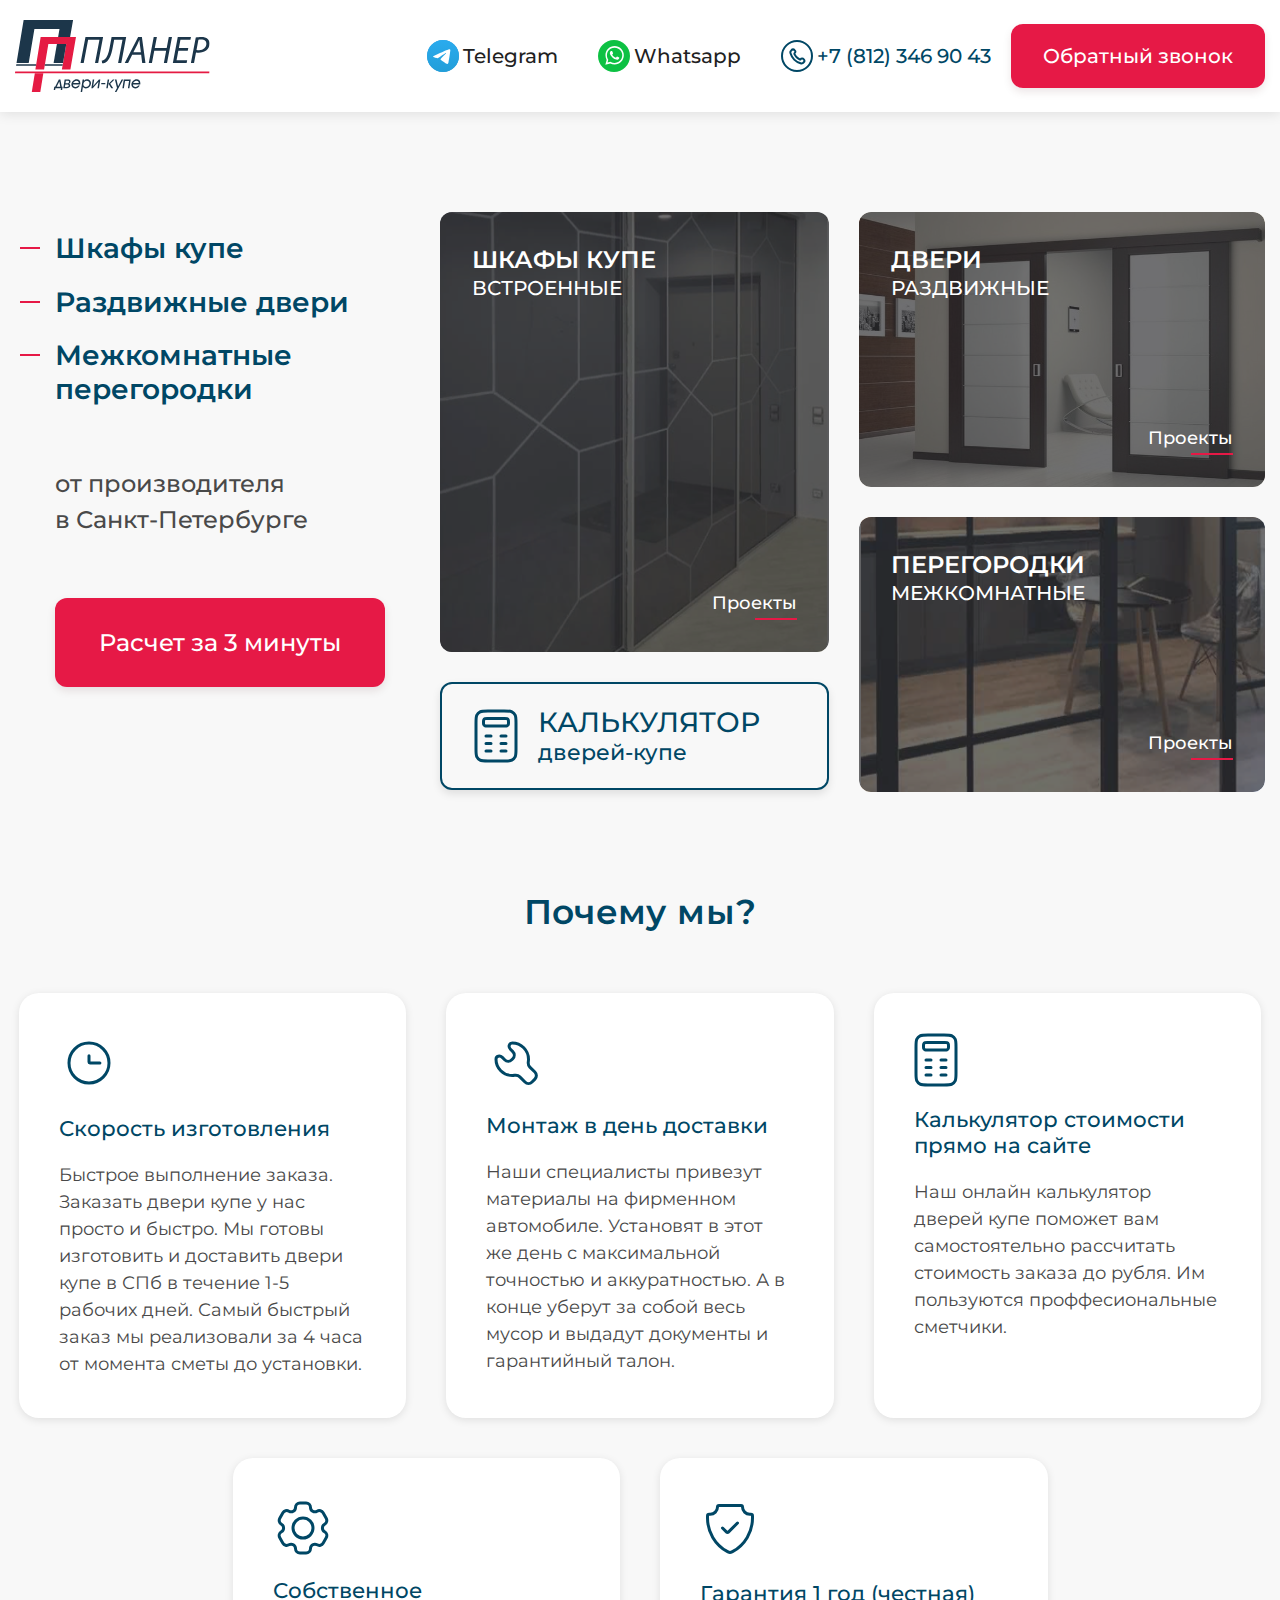
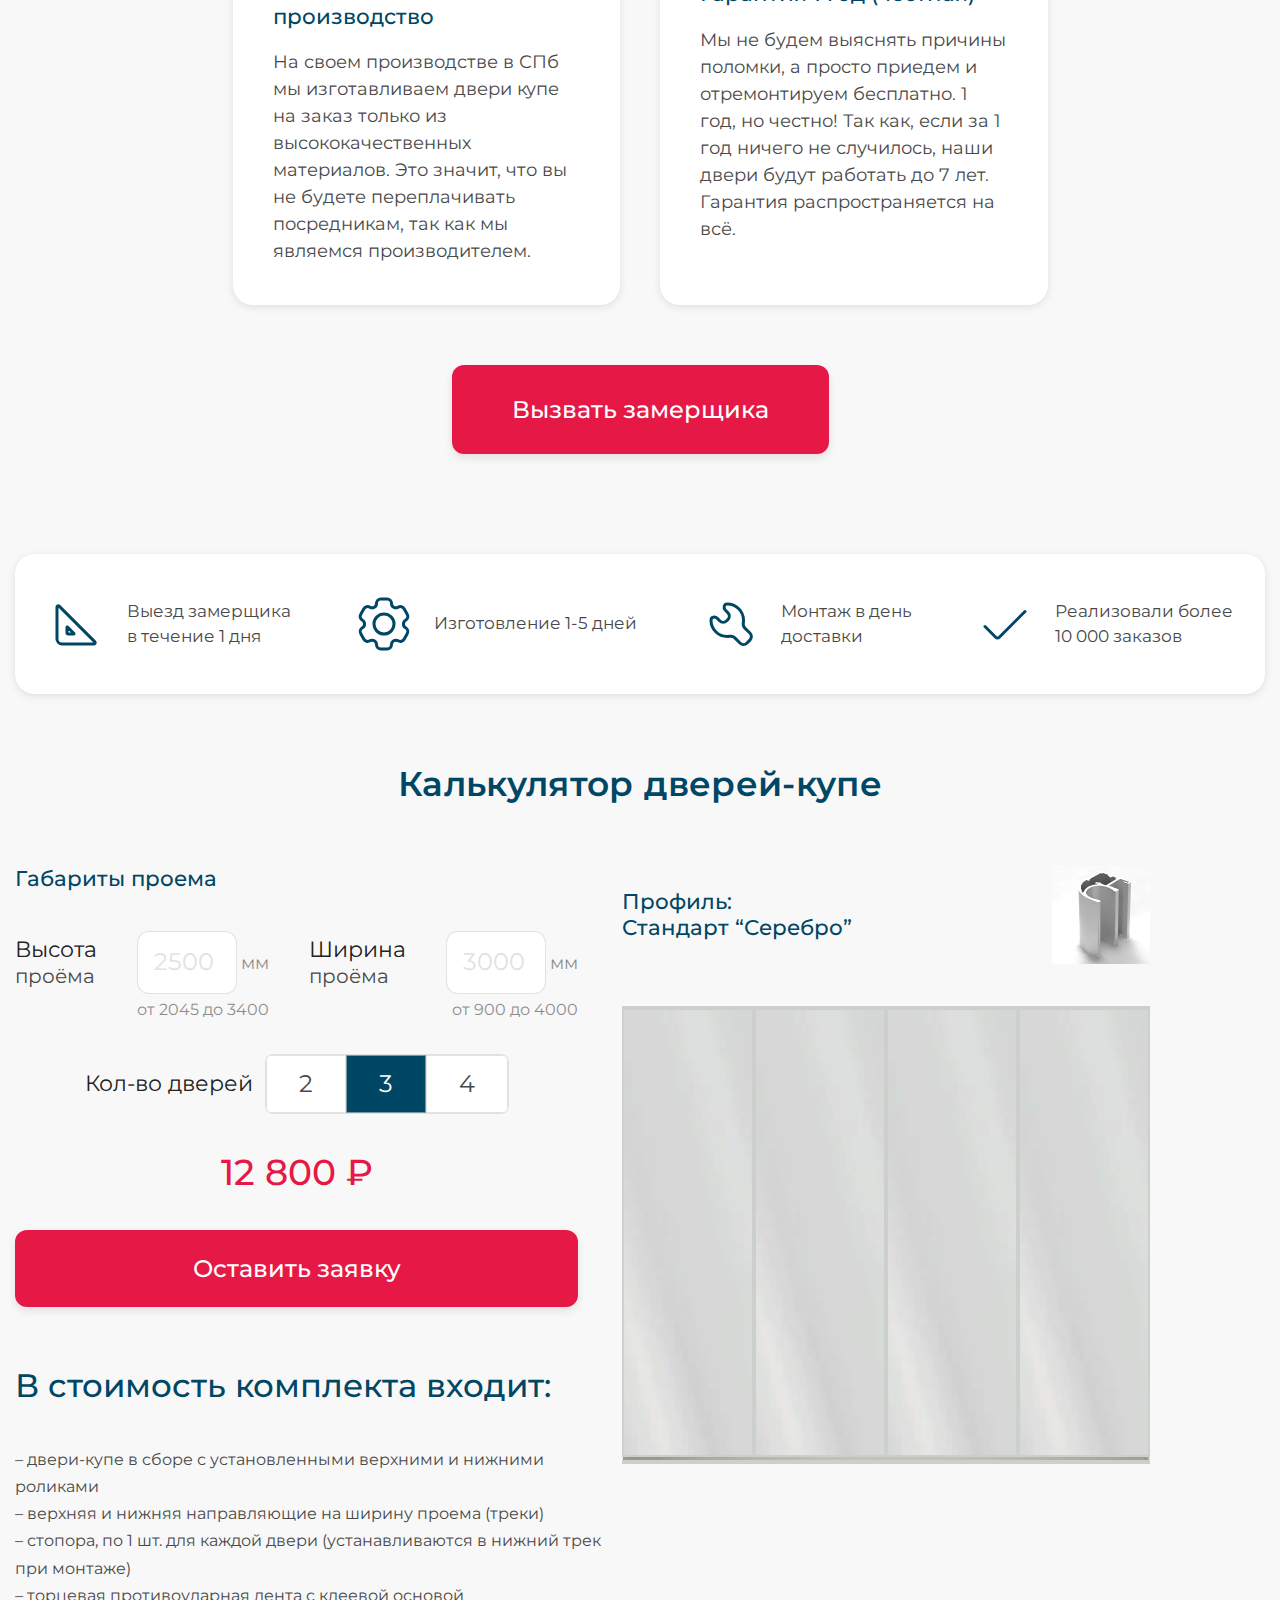
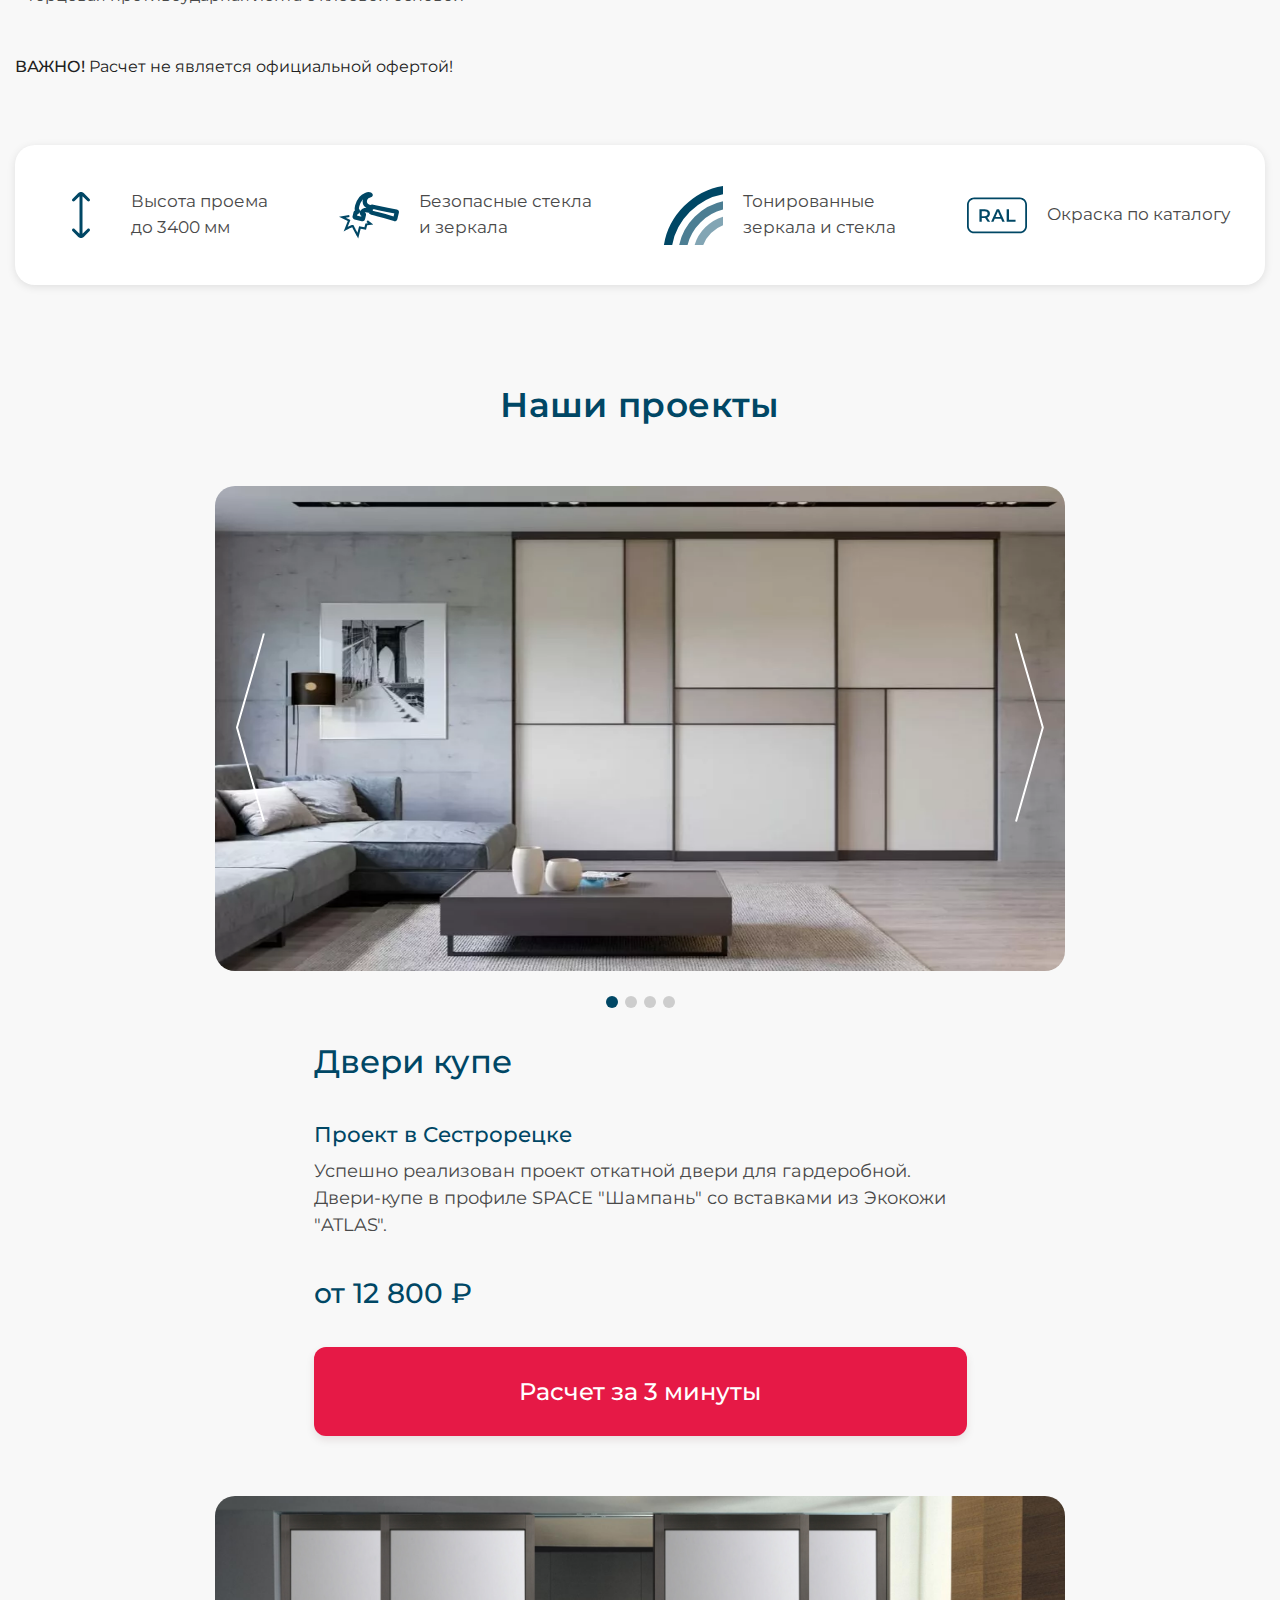
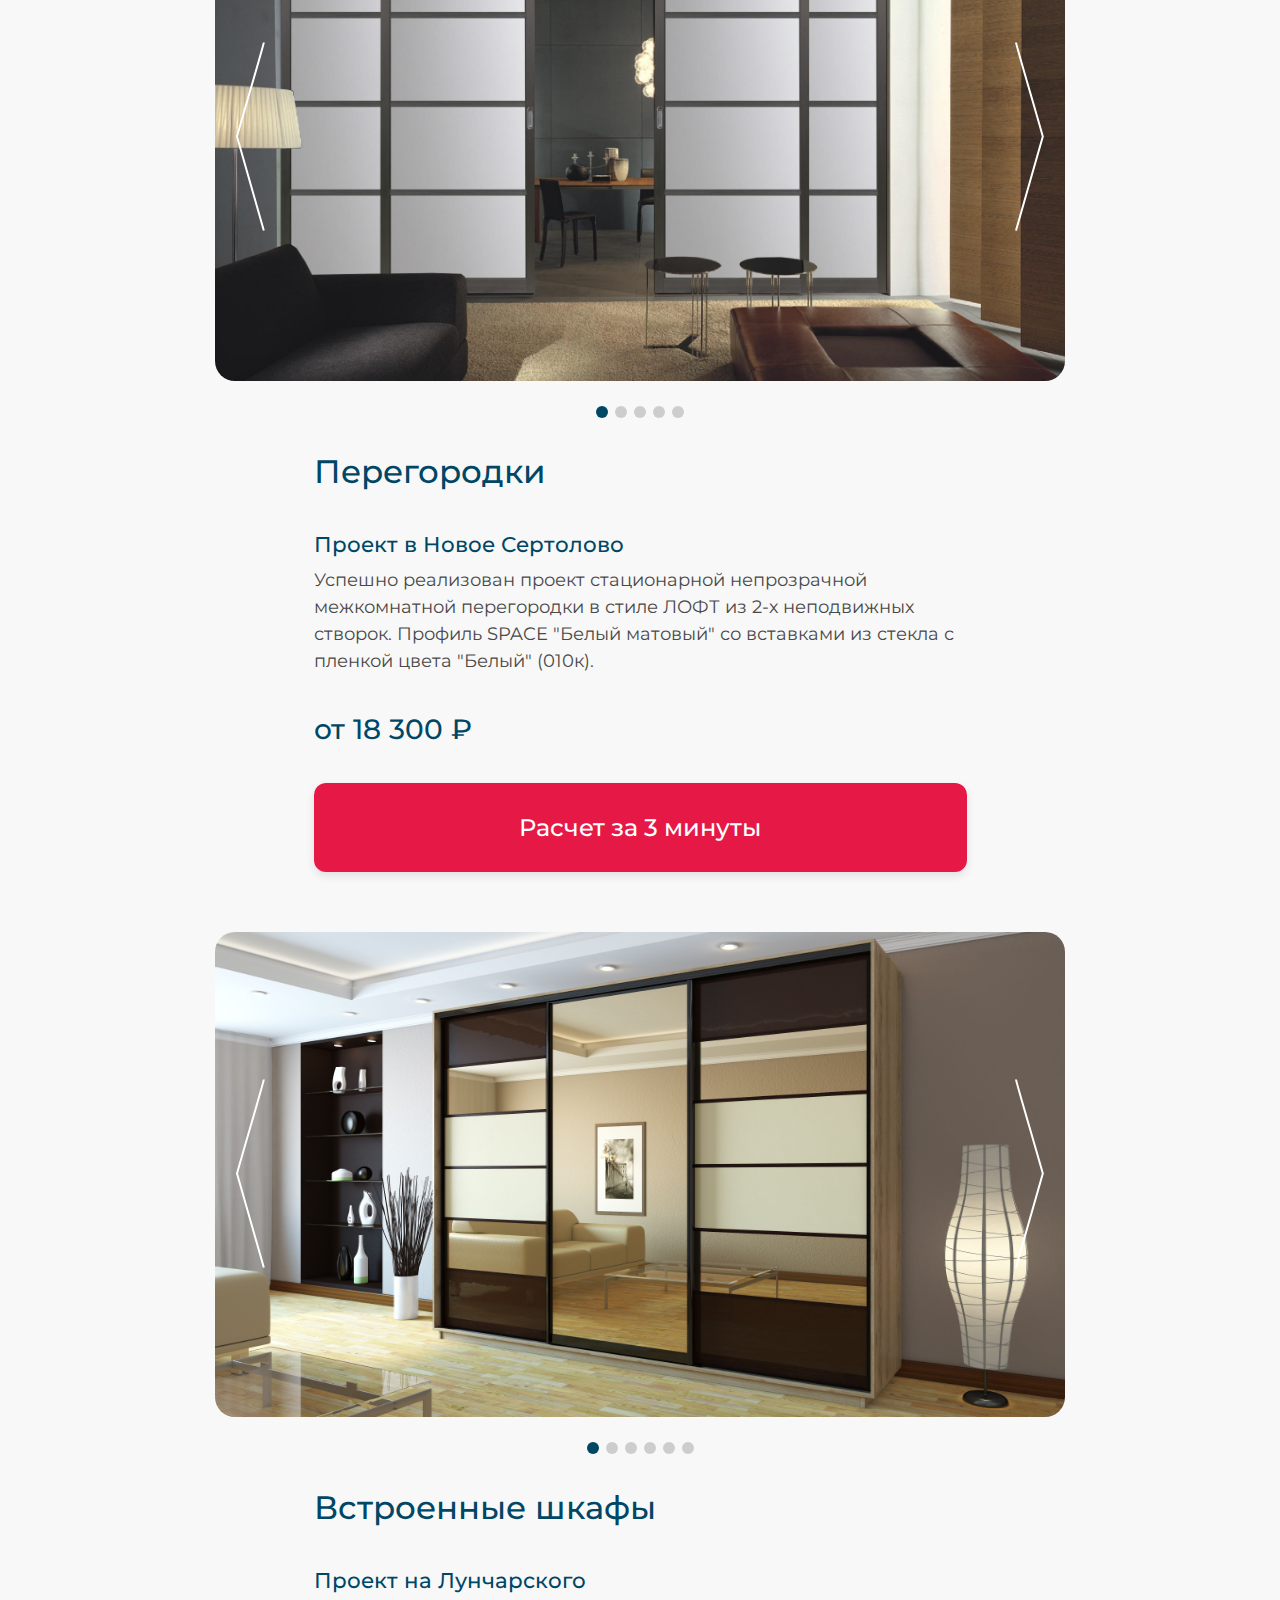
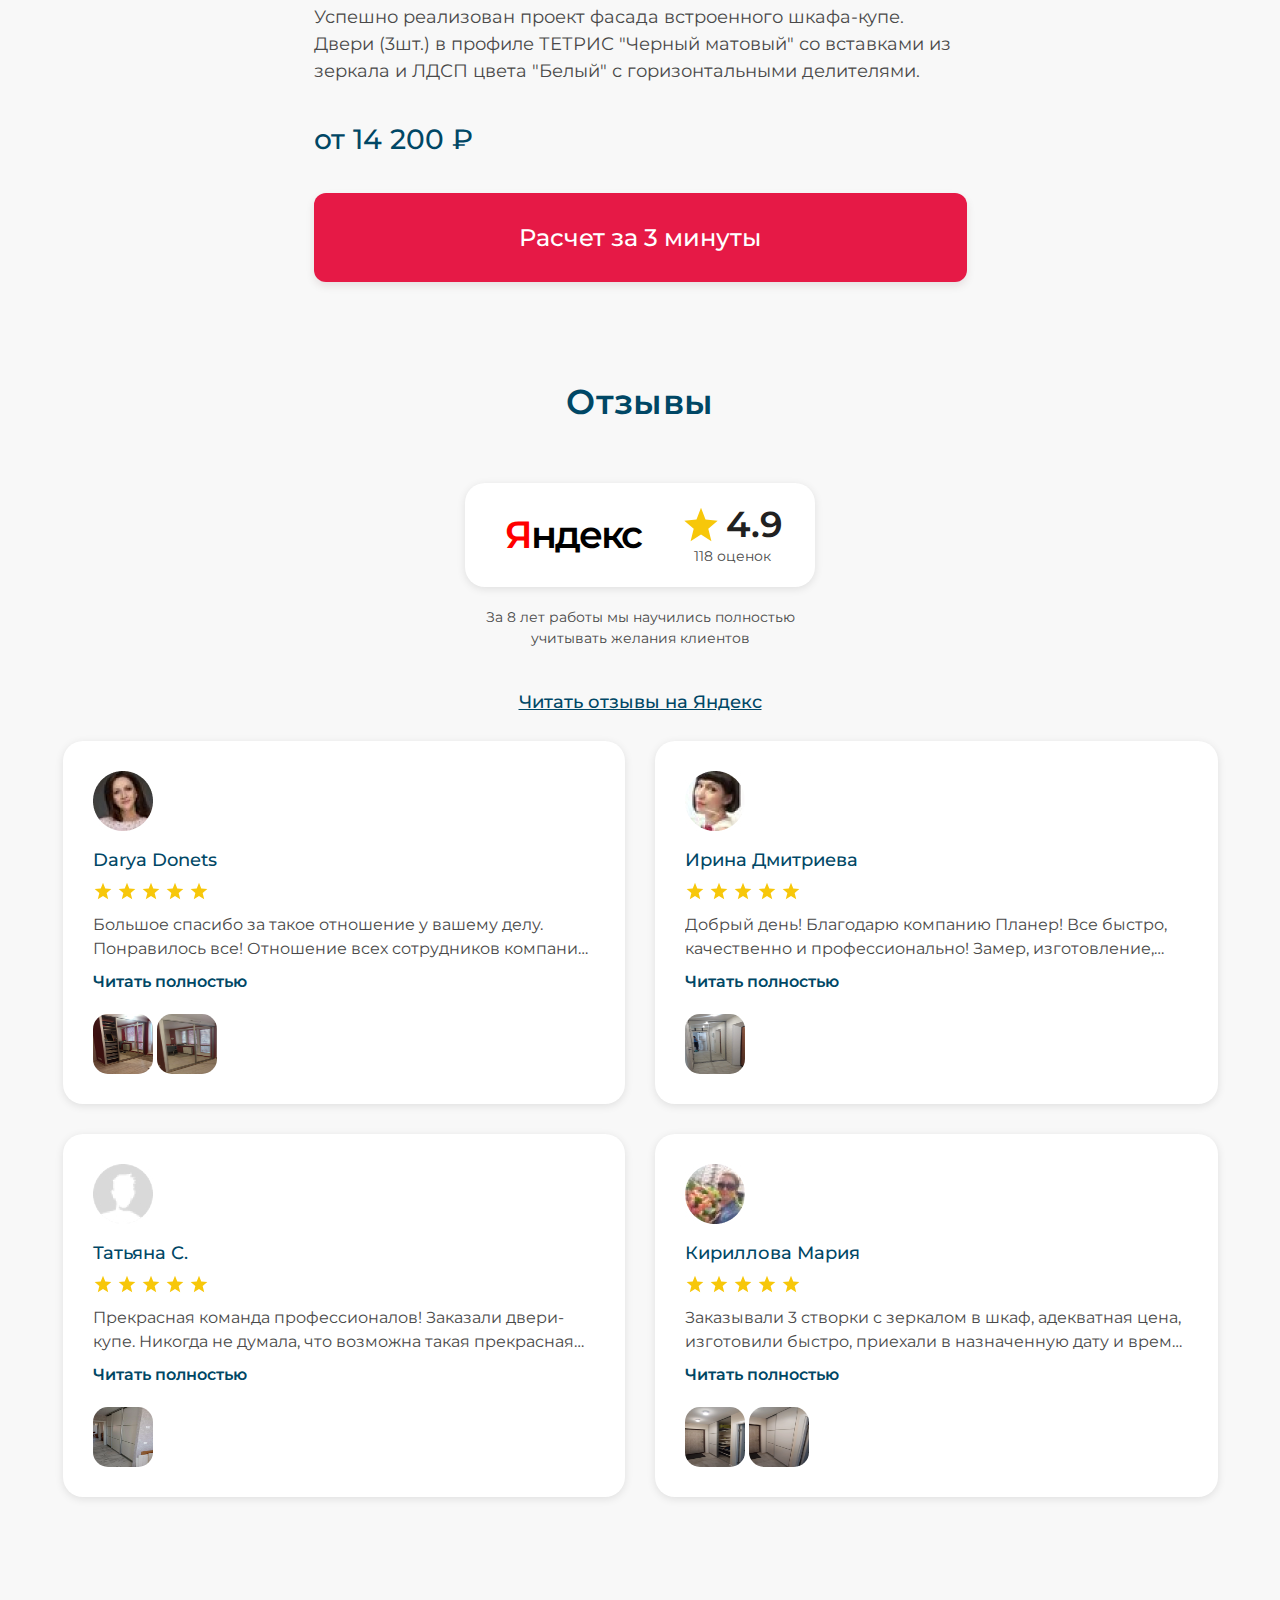
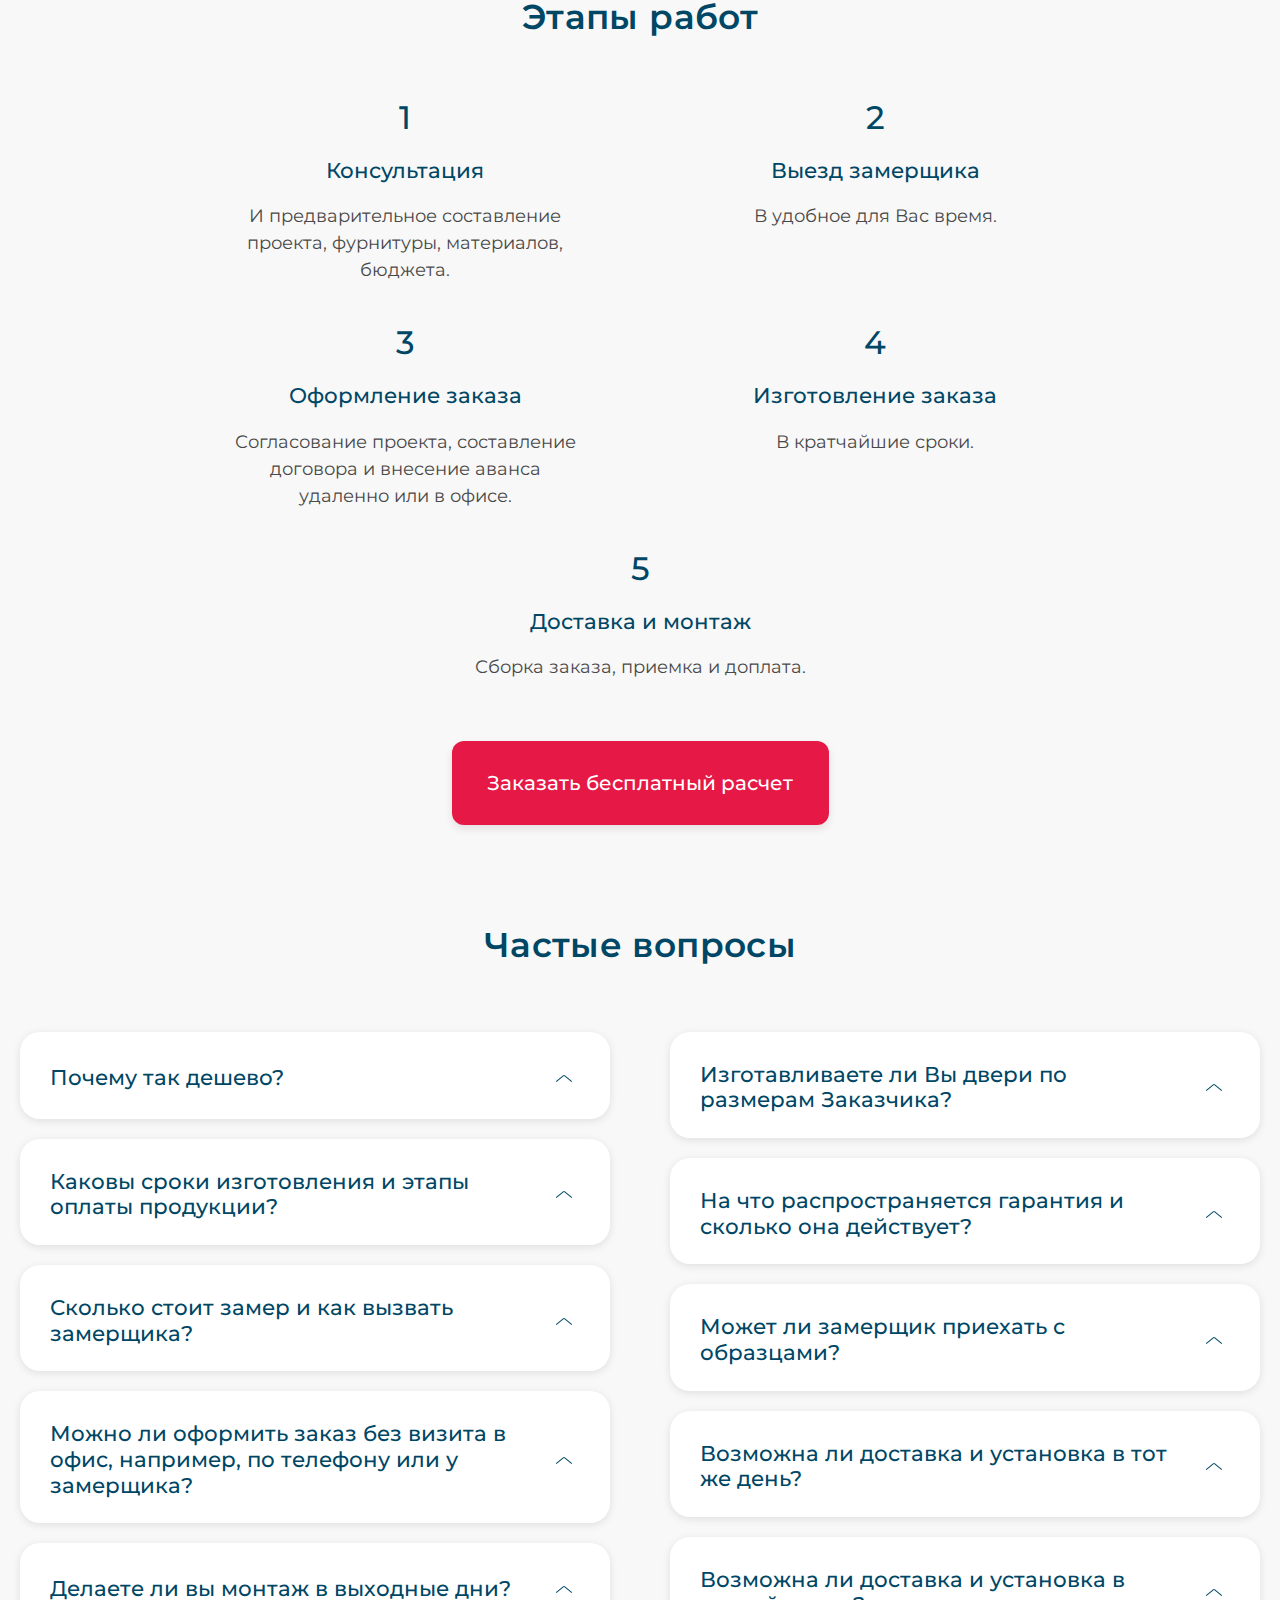
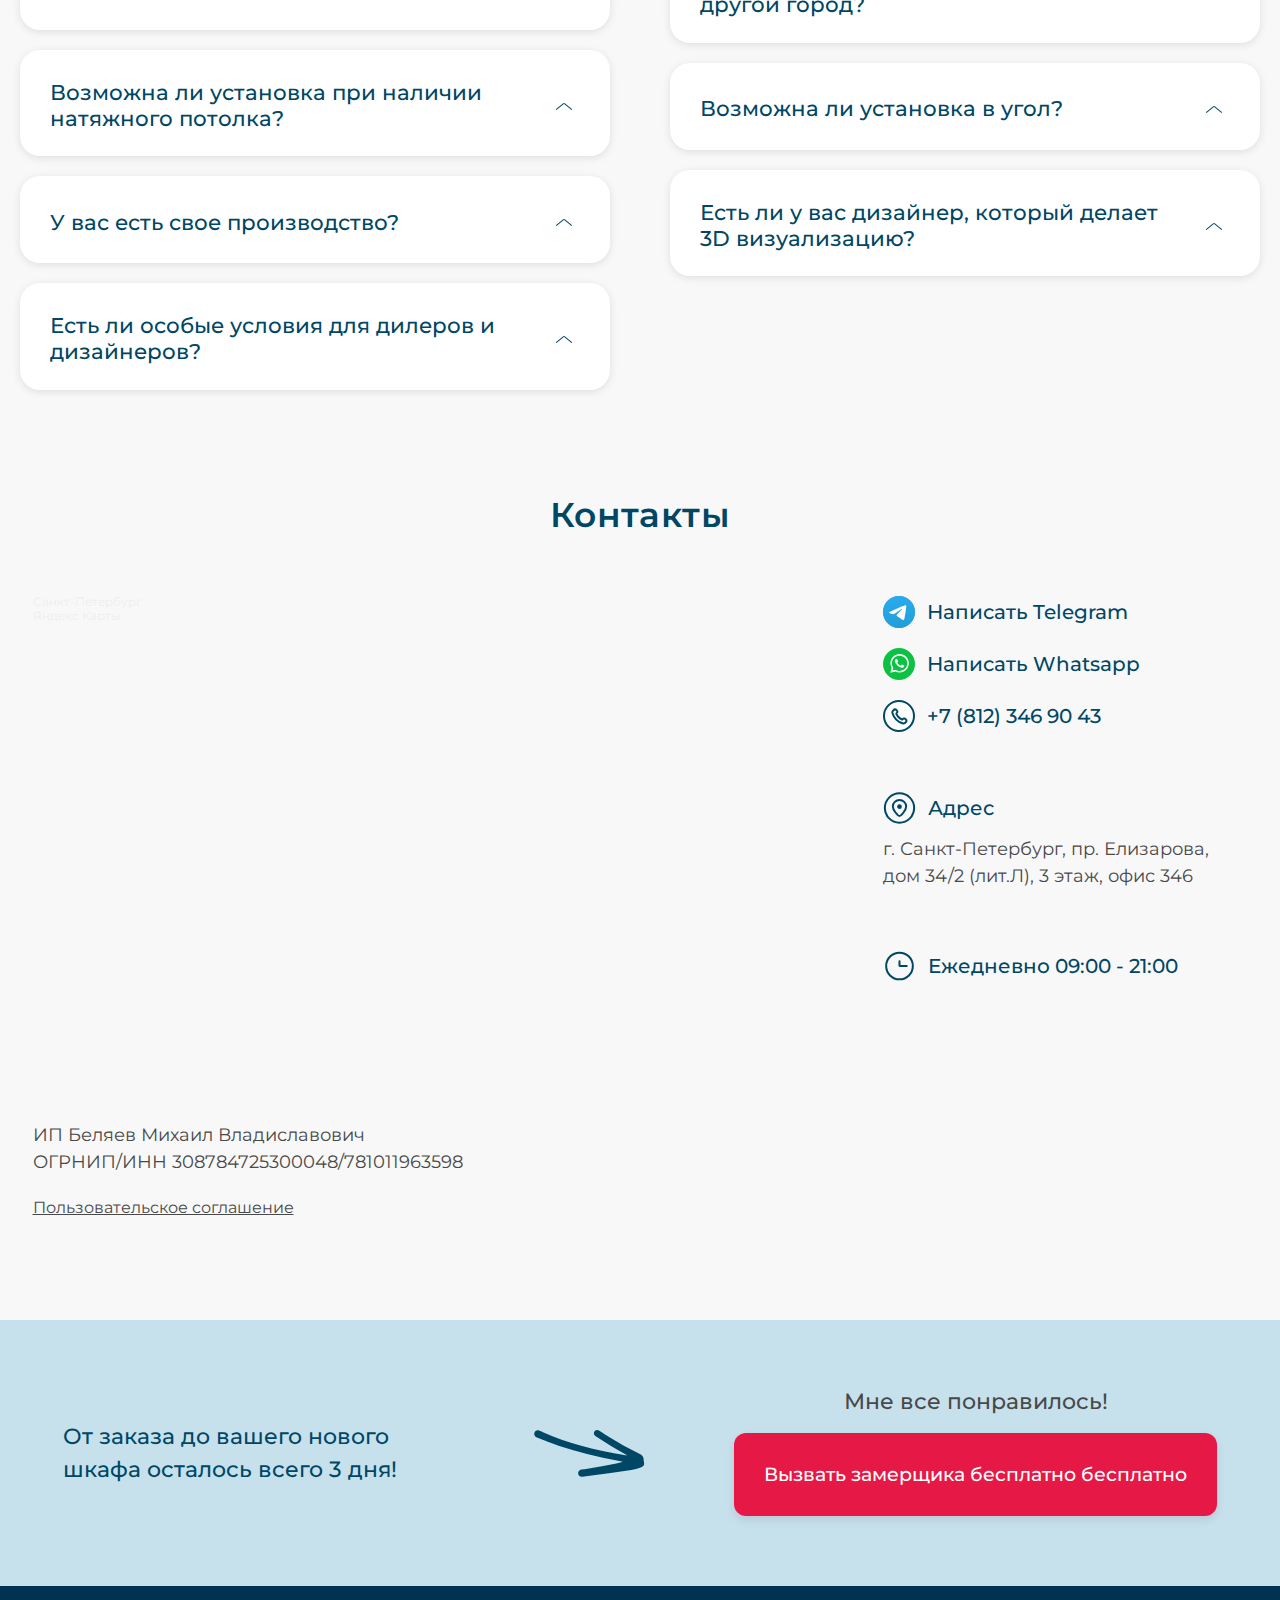
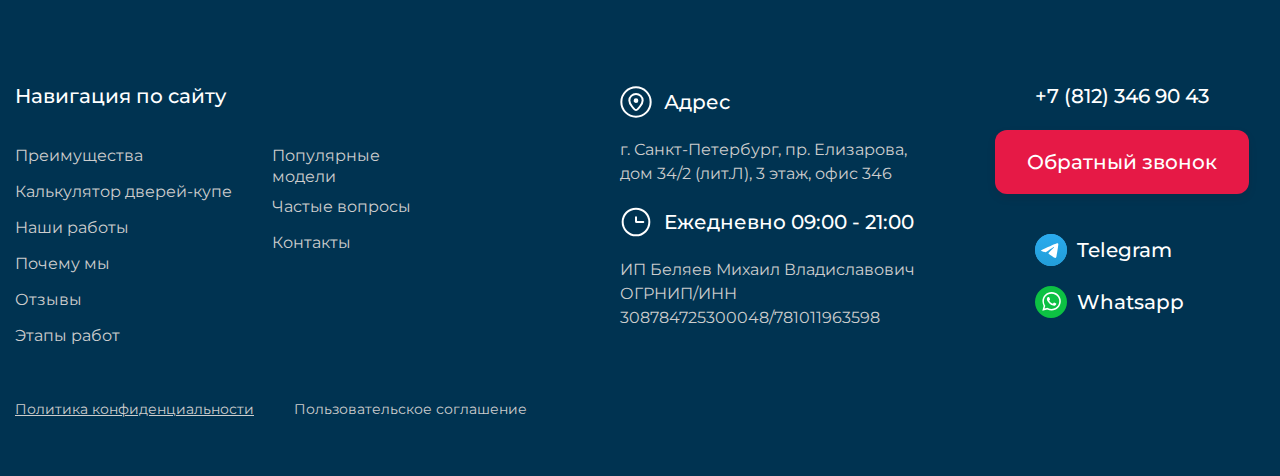
<file: index.html>
<!DOCTYPE html>
<html lang="ru">

<head>
  <meta charset="UTF-8">
  <meta http-equiv="X-UA-Compatible" content="IE=edge">
  <meta name="viewport" content="width=device-width, initial-scale=1.0">
  <link rel="shortcut icon" href="./images/favicon.ico" type="image/x-icon">
  <link rel="stylesheet" href="./styles/base/normalize.css">
  <link rel="stylesheet" href="./styles/style.css">
  <title>Планер - двери-купе</title>
</head>

<body>
  <div class="wrapper">
    <header class="header">
      <div class="container">
        <div class="header__inner">
          <a href="#" class="header__logo">
            <img src="./images/header/logo.svg" alt="logo">
          </a>
          <a href="#map" class="header__address">
            г. Санкт-Петербург, пр. Елизарова, <br>
            дом 34/2 (лит.Л), 3 этаж, офис 346
          </a>
          <ul class="contacts-list">
            <li><a href="https://telegram.org/" target="_blank" class="contacts-list__link">
                <img src="./images/header/telegram.svg" alt="icon">
                <span class="contacts-list__mobile-hide">Telegram</span></a></li>
            <li><a href="https://wa.me/79006346886" target="_blank" class="contacts-list__link">
                <img src="./images/header/watsap.svg" alt="icon">
                <span class="contacts-list__mobile-hide">Whatsapp</span></a></li>
            <li><a href="tel:+78123469043" class="contacts-list__link">
                <img src="./images/header/phone.svg" alt="icon">
                <span class="contacts-list__mobile-hide phone-blue">+7 (812) 346 90 43</span>
              </a></li>
          </ul>
          <button data-modal class="header__btn">Обратный звонок</button>
        </div>
      </div>
      <!-- --------------------mobile block------------------ -->
      <div class="header-mobile box-nav-fixed">
        <div class="container">
          <nav class="box-nav-fixed__nav">
            <a href="index.html">
              <img src="./images/header/mobil/home.svg" alt="home">
              Главная
            </a>
            <a href="#calculation">
              <img src="./images/header/mobil/calc.svg" alt="calc">
              Калькулятор
            </a>
            <a href="#door">
              <img src="./images/header/mobil/baggage.svg" alt="projects">
              Проекты
            </a>
            <a href="#map">
              <img src="./images/header/mobil/location.svg" alt="contacts">
              Контакты
            </a>
          </nav>
        </div>
      </div>
    </header>
    <main class="main">
      <section class="introduction">
        <div class="intro__container">
          <div class="intro__inner">
            <!-- start inner -->
            <article class="intro__col-content">
              <div class="intro__box-titles">
                <a href="#closet" class="intro__title-h3">
                  <h3 data-title3="closet">Шкафы купе</h3>
                </a>
                <a href="#door" class="intro__title-h3">
                  <h3 data-title3="slidin-door">Раздвижные двери</h3>
                </a>
                <a href="#partitions" class="intro__title-h3">
                  <h3 data-title3="partition">
                    Межкомнатные <br>
                    перегородки
                  </h3>
                </a>
              </div>
              <p class="intro__text">
                от производителя <br> в Санкт-Петербурге
              </p>
              <button type="button" class="intro__btn-send price-calculation">Расчет за 3 минуты</button>
            </article>
            <!-- card -->
            <div class="intro__col-product">
              <div class=" intro__inner-col1">
                <div data-card="closet" class="intro__box-product col1">
                  <img src="./images/intro/closet.png" alt="image">
                  <div class="intro__box-discr">
                    <h4 class="intro__title-h4">
                      ШКАФЫ КУПЕ
                      <span>ВСТРОЕННЫЕ</span>
                    </h4>
                    <p class="intro__price">
                      <span>от</span>
                      8.000 ₽
                    </p>
                    <a href="#closet" class="intro__project-link">Проекты</a>
                  </div>
                </div>
                <a href="#calculation" class="intro__calculation">
                  <img src="./images/intro/calc.svg" alt="calc">
                  <h4 class="intro__calc-title">
                    КАЛЬКУЛЯТОР
                    <span>дверей-купе</span>
                  </h4>
                </a>
              </div>
              <div class=" intro__inner-col2">
                <div data-card="slidin-door" class="intro__box-product col2">
                  <img src="./images/intro/sl-doors.jpg" alt="image">
                  <div class="intro__box-discr">
                    <h4 class="intro__title-h4">
                      ДВЕРИ
                      <span>РАЗДВИЖНЫЕ</span>
                    </h4>
                    <p class="intro__price">
                      <span>от</span>
                      12.000 ₽
                    </p>
                    <a href="#door" class="intro__project-link">Проекты</a>
                  </div>
                </div>
                <div data-card="partition" class="intro__box-product col2">
                  <img src="./images/intro/partitions.png" alt="image">
                  <div class="intro__box-discr">
                    <h4 class="intro__title-h4">
                      ПЕРЕГОРОДКИ
                      <span>МЕЖКОМНАТНЫЕ</span>
                    </h4>
                    <p class="intro__price">
                      <span>от</span>
                      16.000 ₽
                    </p>
                    <a href="#partitions" class="intro__project-link">Проекты</a>
                  </div>
                </div>
              </div>
            </div>
            <!-- end inner -->
          </div>
        </div>
        <!-- --------------------mobile block------------------ -->
        <div class="introduction-mobile">
          <img src=".//images/intro/mobil/mob-intro-bd.png" alt="background" class="introduction-mobile__bd">
          <div class="container intro-mobile__layer">
            <div class="intro-mobile__inner">
              <h1 class="intro-mobile__title-h1">
                Двери купе <br>и перегородки
              </h1>
              <p class="intro-mobile__subtitle">
                от производителя <br>в Санкт-Петербурге
              </p>
              <ul class="intro-mobile__list">
                <li class="intro-mobile__item">офис без выходных</li>
                <li class="intro-mobile__item">монтаж в день доставки</li>
                <li class="intro-mobile__item">изготовление от 2-5 дней</li>
                <li class="intro-mobile__item">отзывы на Яндекс ⭐️ 4.9</li>
              </ul>
              <button class="intro-mobile__btn-calcul price-calculation">
                Расчет за 3 минуты*
              </button>
              <p class="intro-mobile__text">* В рабочее время</p>
            </div>
          </div>
        </div>
      </section>
      <section class="advantages">
        <div class="container">
          <div class="advantages__inner" id="advantages">
            <h2 class="title-h2">Почему мы?</h2>
            <ul class="advantages__list">
              <li class="advantages__card">
                <div class="advantages__row-img">
                  <svg xmlns="http://www.w3.org/2000/svg" width="60" height="60" viewBox="0 0 60 60" fill="none">
                    <path
                      d="M40.9091 30H30.9091C30.407 30 30 29.593 30 29.0909V22.7273M50 30C50 41.0457 41.0457 50 30 50C18.9543 50 10 41.0457 10 30C10 18.9543 18.9543 10 30 10C41.0457 10 50 18.9543 50 30Z"
                      stroke="#004765" stroke-width="3" stroke-linecap="round" />
                  </svg>
                  <h4 class="advantages__h4 title-h4">Скорость изготовления</h4>
                  <button class="spoller__btn-arrow advantages__hidden-btn"></button>
                </div>
                <p class="advantages__text">
                  Быстрое выполнение заказа. Заказать двери купе у нас просто и быстро. Мы готовы изготовить и доставить
                  двери купе в СПб в течение 1-5 рабочих дней. Самый быстрый заказ мы реализовали за 4 часа от момента
                  сметы
                  до установки.
                </p>
              </li>
              <li class="advantages__card">
                <div class="advantages__row-img">
                  <img src="./images/calc-slider-door/wrench.svg" alt="icon">
                  <h4 class="advantages__h4 title-h4">Монтаж в день доставки</h4>
                  <button class="spoller__btn-arrow advantages__hidden-btn"></button>
                </div>
                <p class="advantages__text">
                  Наши специалисты привезут материалы на фирменном автомобиле. Установят в этот же день с максимальной
                  точностью и аккуратностью. А в конце уберут за собой весь мусор и выдадут документы и гарантийный
                  талон.
                </p>
              </li>
              <li class="advantages__card">
                <div class="advantages__row-img">
                  <img src="./images/intro/calc.svg" alt="icon">
                  <h4 class="advantages__h4 title-h4">Калькулятор стоимости прямо на сайте</h4>
                  <button class="spoller__btn-arrow advantages__hidden-btn"></button>
                </div>
                <p class="advantages__text">
                  Наш онлайн калькулятор дверей купе поможет вам самостоятельно рассчитать стоимость заказа до рубля. Им
                  пользуются проффесиональные сметчики.
                </p>
              </li>
              <li class="advantages__card">
                <div class="advantages__row-img">
                  <img src="./images/calc-slider-door/gear.svg" alt="icon">
                  <h4 class="advantages__h4 title-h4">Собственное производство</h4>
                  <button class="spoller__btn-arrow advantages__hidden-btn"></button>
                </div>
                <p class="advantages__text">
                  На своем производстве в СПб мы изготавливаем двери купе на заказ только из высококачественных
                  материалов. Это значит, что вы не будете переплачивать посредникам, так как мы являемся
                  производителем.
                </p>
              </li>
              <li class="advantages__card">
                <div class="advantages__row-img">
                  <svg xmlns="http://www.w3.org/2000/svg" width="60" height="60" viewBox="0 0 60 60" fill="none">
                    <path
                      d="M37.5 25L28.3839 34.1161C27.8957 34.6043 27.1043 34.6043 26.6161 34.1161L22.5 30M18.9583 7.5H41.0417C41.8471 7.5 42.5 8.15292 42.5 8.95833C42.5 12.9854 45.7646 16.25 49.7917 16.25H50.8333C51.7538 16.25 52.5 16.9962 52.5 17.9167V20.0632C52.5 33.9114 44.9922 46.671 32.8867 53.3963L31.9411 53.9216C30.7339 54.5923 29.2661 54.5923 28.0589 53.9216L27.1133 53.3963C15.0078 46.671 7.5 33.9114 7.5 20.0632V17.9167C7.5 16.9962 8.24619 16.25 9.16667 16.25H10.2083C14.2354 16.25 17.5 12.9854 17.5 8.95833C17.5 8.15292 18.1529 7.5 18.9583 7.5Z"
                      stroke="#004765" stroke-width="3" stroke-linecap="round" />
                  </svg>
                  <h4 class="advantages__h4 title-h4">Гарантия 1 год (честная)</h4>
                  <button class="spoller__btn-arrow advantages__hidden-btn"></button>
                </div>
                <p class="advantages__text">
                  Мы не будем выяснять причины поломки, а просто приедем и отремонтируем бесплатно. 1 год, но честно!
                  Так как, если за 1 год ничего не случилось, наши двери будут работать до 7 лет. Гарантия
                  распространяется на всё.
                </p>
              </li>
            </ul>
            <button type="submit" data-modal class="projects__btn-send advantages__btn-send">Вызвать замерщика</button>
          </div>
        </div>
      </section>
      <section class="calc-slider-door">
        <div class="container">
          <ul class="calc-slider-door__list-part1" id="advan">
            <li class="calc-slider-door__item-p1">
              <img src="./images/calc-slider-door/triangle.svg" alt="triangle">
              <p>Выезд замерщика <br> в течение 1 дня</p>
            </li>
            <li class="calc-slider-door__item-p1">
              <img src="./images/calc-slider-door/gear.svg" alt="gear">
              <p>Изготовление 1-5 дней</p>
            </li>
            <li class="calc-slider-door__item-p1">
              <img src="./images/calc-slider-door/wrench.svg" alt="wrench">
              <p>Монтаж в день <br> доставки</p>
            </li>
            <li class="calc-slider-door__item-p1">
              <img src="./images/calc-slider-door/check.svg" alt="check">
              <p>Реализовали более <br> 10 000 заказов</p>
            </li>
          </ul>
          <div class="calc-slider-door__wrap">
            <h2 class="title-h2 mb650" id="calculation">Калькулятор дверей-купе</h2>
            <div class="calc-slider-door__wto-cols">
              <div class="calc-slider-door__col1">
                <h3 class="title-h4 none650">Габариты проема</h3>
                <div class="col1-rows__measurement">
                  <div class="opening-size">
                    <div class="opening-size__desc-input-data">
                      <p class="opening-size__desc-size">
                        Высота
                        <span>проёма</span>
                      </p>
                      <input placeholder="2500" data-hieght-input class="opening-size__data-reception" type="text">
                      <span>мм</span>
                    </div>
                    <!-- mobile -->
                    <div class="opening-size__desc-input-data-mobile">
                      <p class="opening-size__desc-size-mobile">
                        Высота
                        <span>проёма, мм</span>
                      </p>
                      <input placeholder="2500" data-hieght-input class="opening-size__data-reception-mobile"
                        type="text">
                    </div>
                    <p class="opening-size__range h">от 2045 до 3400</p>
                  </div>
                  <div class="opening-size">
                    <div class="opening-size__desc-input-data">
                      <p class="opening-size__desc-size">
                        Ширина
                        <span>проёма</span>
                      </p>
                      <input placeholder="3000" data-width-input class="opening-size__data-reception" type="text">
                      <span>мм</span>
                    </div>
                    <!-- mobile -->
                    <div class="opening-size__desc-input-data-mobile">
                      <p class="opening-size__desc-size-mobile">
                        Ширина
                        <span>проёма, мм</span>
                      </p>
                      <input placeholder="3000" data-width-input class="opening-size__data-reception-mobile"
                        type="text">
                    </div>
                    <p class="opening-size__range w">от 900 до 4000</p>
                  </div>
                </div>
                <div class="col1-rows__quantity-doors">
                  <div class="quantity-doors__text-doors">Кол-во дверей</div>
                  <ul class="quantity-doors__select-doors">
                    <li class="quantity-doors__door">2</li>
                    <li class="quantity-doors__door active">3</li>
                    <li class="quantity-doors__door">4</li>
                  </ul>
                </div>
                <div class="col1-rows__price">12 800 ₽</div>
                <button type="submit" data-modal class="col1-rows__leave-apln">
                  Оставить заявку
                </button>
              </div>
              <div class="calc-slider-door__col2">
                <div class="calc-slider-door__col2-row1">
                  <h3 class="title-h4">Профиль: <br> Стандарт “Серебро”</h3>
                  <img src="./images/calc-slider-door/profele.png" alt="profele">
                </div>
                <ul class="doors__col2-row2">
                  <li class="doors__door d1">
                    <picture>
                      <source srcset="./images/calc-slider-door/door-mobile.png" type="image/png"
                        media="(max-width:650px)">
                      <source srcset="./images/calc-slider-door/door.png" type="image/png" media="(min-width:650px)">
                      <img src="./images/calc-slider-door/door.png" alt="door">
                    </picture>
                  </li>
                  <li class="doors__door d2">
                    <picture>
                      <source srcset="./images/calc-slider-door/door-mobile.png" type="image/png"
                        media="(max-width:650px)">
                      <source srcset="./images/calc-slider-door/door.png" type="image/png" media="(min-width:650px)">
                      <img src="./images/calc-slider-door/door.png" alt="door">
                    </picture>
                  </li>
                  <li class="doors__door d3">
                    <picture>
                      <source srcset="./images/calc-slider-door/door-mobile.png" type="image/png"
                        media="(max-width:650px)">
                      <source srcset="./images/calc-slider-door/door.png" type="image/png" media="(min-width:650px)">
                      <img src="./images/calc-slider-door/door.png" alt="door">
                    </picture>
                  </li>
                  <li class="doors__door d4">
                    <picture>
                      <source srcset="./images/calc-slider-door/door-mobile.png" type="image/png"
                        media="(max-width:650px)">
                      <source srcset="./images/calc-slider-door/door.png" type="image/png" media="(min-width:650px)">
                      <img src="./images/calc-slider-door/door.png" alt="door">
                    </picture>
                  </li>
                </ul>
              </div>
            </div>
            <div class="calc-slider-door__cost-set">
              <h3 class="title-h3 desctop-from650">В стоимость комплекта входит:</h3>
              <div class="calc-slider-door__spoller spoller">
                <div class="spoller__on-off">
                  <h3 class="spoller__mobile-to650">В стоимость комплекта входит</h3>
                  <button class="spoller__btn-arrow"></button>
                </div>
                <div class="spoller__box-text">
                  <ul class="calc-slider-door__items spoller__text">
                    <li>
                      – двери-купе в сборе с установленными верхними и нижними роликами
                    </li>
                    <li>
                      – верхняя и нижняя направляющие на ширину проема (треки)
                    </li>
                    <li>
                      – стопора, по 1 шт. для каждой двери (устанавливаются в нижний трек при
                      монтаже)
                    </li>
                    <li>
                      – торцевая противоударная лента с клеевой основой
                    </li>
                  </ul>
                  <p class="calc-slider-door__text spoller__text"><span>ВАЖНО!</span>
                    Расчет не является официальной офертой!
                  </p>
                </div>
              </div>
            </div>
          </div>
          <ul class="calc-slider-door__list-part2">
            <li class="calc-slider-door__item-p2">
              <img src="./images/calc-slider-door/up-down.svg" alt="triangle">
              <p>Высота проема <br> до 3400 мм</p>
            </li>
            <li class="calc-slider-door__item-p2">
              <img src="./images/calc-slider-door/hammer.svg" alt="gear">
              <p>Безопасные стекла <br> и зеркала</p>
            </li>
            <li class="calc-slider-door__item-p2">
              <img src="./images/calc-slider-door/toning.svg" alt="wrench">
              <p>Тонированные <br> зеркала и стекла</p>
            </li>
            <li class="calc-slider-door__item-p2">
              <img src="./images/calc-slider-door/ral.svg" alt="check">
              <p>Окраска по каталогу</p>
            </li>
          </ul>
        </div>
      </section>
      <section class="projects">
        <div class="container">
          <h2 class="projects__h2 title-h2" id="door">Наши проекты</h2>

          <div class="projects-mobile650">
            <h3 class="projects-mobile650__h3 title-h3">Двери купе</h3>
            <div class="projects__inner">
              <div class="projects__content">
                <h3 class="projects__h3 title-h3">Двери купе</h3>
                <div class="projects-mobile650__btn-box">
                  <button class="projects-mobile650__btn-left">
                    <svg xmlns="http://www.w3.org/2000/svg" width="77" height="16" viewBox="0 0 77 16" fill="none">
                      <path
                        d="M75.5 7C76.0523 7 76.5 7.44772 76.5 8C76.5 8.55228 76.0523 9 75.5 9V7ZM0.292892 8.70711C-0.0976334 8.31658 -0.0976334 7.68342 0.292892 7.29289L6.65685 0.928932C7.04738 0.538408 7.68054 0.538408 8.07107 0.928932C8.46159 1.31946 8.46159 1.95262 8.07107 2.34315L2.41422 8L8.07107 13.6569C8.46159 14.0474 8.46159 14.6805 8.07107 15.0711C7.68054 15.4616 7.04738 15.4616 6.65685 15.0711L0.292892 8.70711ZM75.5 9H1V7H75.5V9Z"
                        fill="#004765" />
                    </svg>
                  </button>
                  <div class="projects-mobile650__count">
                    <span>01</span>/
                    <span>03</span>
                  </div>
                  <button class="projects-mobile650__btn-right">
                    <svg xmlns="http://www.w3.org/2000/svg" width="77" height="16" viewBox="0 0 77 16" fill="none">
                      <path
                        d="M1.5 7C0.947715 7 0.5 7.44772 0.5 8C0.5 8.55228 0.947715 9 1.5 9V7ZM76.7071 8.70711C77.0976 8.31658 77.0976 7.68342 76.7071 7.29289L70.3431 0.928932C69.9526 0.538408 69.3195 0.538408 68.9289 0.928932C68.5384 1.31946 68.5384 1.95262 68.9289 2.34315L74.5858 8L68.9289 13.6569C68.5384 14.0474 68.5384 14.6805 68.9289 15.0711C69.3195 15.4616 69.9526 15.4616 70.3431 15.0711L76.7071 8.70711ZM1.5 9H76V7H1.5V9Z"
                        fill="#004765" />
                    </svg>
                  </button>
                </div>
                <div>
                  <h4 class="projects__h4 title-h4">Проект в Сестрорецке</h4>
                  <p class="projects__text">
                    Успешно реализован проект откатной двери для
                    гардеробной.
                    Двери-купе в профиле
                    SPACE "Шампань" со вставками из Экокожи "ATLAS".
                  </p>
                  <button data-button-show class="projects__text-open">
                    <b>Читать полностью</b>
                    <span>Свернуть</span>
                  </button>
                </div>
                <p class="projects__price">от 12 800 ₽</p>
                <button type="button" class="projects__btn-send price-calculation">Расчет за 3
                  минуты</button>
              </div>

              <div class="projects__carousel">
                <div class="projects__wrap-carl">
                  <button class="projects__btn-left">
                    <svg width="30" height="190" viewBox="0 0 30 190" fill="none" xmlns="http://www.w3.org/2000/svg">
                      <g id="Group 11">
                        <path id="Vector 84" d="M28.8176 1C28.8176 2.99059 10.9392 63.298 2 95L28.8176 189"
                          stroke="white" stroke-width="2" />
                      </g>
                    </svg>
                  </button>
                  <ul class="projects__slider">
                    <li class="projects__item">
                      <img src="./images/project/door-slide1.webp" alt="picture">
                    </li>
                    <li class="projects__item">
                      <img src="./images/project/door-slide2.jpg" alt="picture">
                    </li>
                    <li class="projects__item">
                      <img src="./images/project/door-slide3.jpg" alt="picture">
                    </li>
                    <li class="projects__item">
                      <img src="./images/project/door-slide4.jpg" alt="picture">
                    </li>
                  </ul>
                  <button class="projects__btn-right">
                    <svg xmlns="http://www.w3.org/2000/svg" width="30" height="190" viewBox="0 0 30 190" fill="none">
                      <path d="M0.999979 1C0.999979 2.99059 18.8784 63.298 27.8176 95L0.999979 189" stroke="white"
                        stroke-width="2" />
                    </svg>
                  </button>
                </div>
                <ul class="projects__box-dot d1" id="partitions"><!-- create in js --></ul>
              </div>
            </div>
          </div>

          <div class="projects-mobile650">
            <h3 class="projects-mobile650__h3 title-h3">Перегородки</h3>
            <div class="projects__inner">
              <div class="projects__content">
                <h3 class="projects__h3 title-h3">Перегородки</h3>
                <div class="projects-mobile650__btn-box">
                  <button class="projects-mobile650__btn-left">
                    <svg xmlns="http://www.w3.org/2000/svg" width="77" height="16" viewBox="0 0 77 16" fill="none">
                      <path
                        d="M75.5 7C76.0523 7 76.5 7.44772 76.5 8C76.5 8.55228 76.0523 9 75.5 9V7ZM0.292892 8.70711C-0.0976334 8.31658 -0.0976334 7.68342 0.292892 7.29289L6.65685 0.928932C7.04738 0.538408 7.68054 0.538408 8.07107 0.928932C8.46159 1.31946 8.46159 1.95262 8.07107 2.34315L2.41422 8L8.07107 13.6569C8.46159 14.0474 8.46159 14.6805 8.07107 15.0711C7.68054 15.4616 7.04738 15.4616 6.65685 15.0711L0.292892 8.70711ZM75.5 9H1V7H75.5V9Z"
                        fill="#004765" />
                    </svg>
                  </button>
                  <div class="projects-mobile650__count">
                    <span>01</span>/
                    <span>03</span>
                  </div>
                  <button class="projects-mobile650__btn-right">
                    <svg xmlns="http://www.w3.org/2000/svg" width="77" height="16" viewBox="0 0 77 16" fill="none">
                      <path
                        d="M1.5 7C0.947715 7 0.5 7.44772 0.5 8C0.5 8.55228 0.947715 9 1.5 9V7ZM76.7071 8.70711C77.0976 8.31658 77.0976 7.68342 76.7071 7.29289L70.3431 0.928932C69.9526 0.538408 69.3195 0.538408 68.9289 0.928932C68.5384 1.31946 68.5384 1.95262 68.9289 2.34315L74.5858 8L68.9289 13.6569C68.5384 14.0474 68.5384 14.6805 68.9289 15.0711C69.3195 15.4616 69.9526 15.4616 70.3431 15.0711L76.7071 8.70711ZM1.5 9H76V7H1.5V9Z"
                        fill="#004765" />
                    </svg>
                  </button>
                </div>
                <div>
                  <h4 class="projects__h4 title-h4">Проект в Новое Сертолово</h4>
                  <p class="projects__text">
                    Успешно реализован проект стационарной непрозрачной межкомнатной перегородки в
                    стиле ЛОФТ из 2-х неподвижных створок. Профиль SPACE "Белый матовый" со
                    вставками из стекла с пленкой цвета "Белый" (010к).
                  </p>
                  <button data-button-show class="projects__text-open">
                    <b>Читать полностью</b>
                    <span>Свернуть</span>
                  </button>
                </div>
                <p class="projects__price">от 18 300 ₽</p>
                <button type="button" class="projects__btn-send price-calculation">Расчет за 3
                  минуты</button>
              </div>

              <div class="projects__carousel">
                <div class="projects__wrap-carl">
                  <button class="projects__btn-left">
                    <svg width="30" height="190" viewBox="0 0 30 190" fill="none" xmlns="http://www.w3.org/2000/svg">
                      <g id="Group 11">
                        <path id="Vector 84" d="M28.8176 1C28.8176 2.99059 10.9392 63.298 2 95L28.8176 189"
                          stroke="white" stroke-width="2" />
                      </g>
                    </svg>
                  </button>
                  <ul class="projects__slider">
                    <li class="projects__item">
                      <img src="./images/project/partition1.jpg" alt="picture">
                    </li>
                    <li class="projects__item">
                      <img src="./images/project/partition2.webp" alt="picture">
                    </li>
                    <li class="projects__item">
                      <img src="./images/project/partition3.jpg" alt="picture">
                    </li>
                    <li class="projects__item">
                      <img src="./images/project/partition4.jpg" alt="picture">
                    </li>
                    <li class="projects__item">
                      <img src="./images/project/partition5.jpg" alt="picture">
                    </li>
                  </ul>
                  <button class="projects__btn-right">
                    <svg xmlns="http://www.w3.org/2000/svg" width="30" height="190" viewBox="0 0 30 190" fill="none">
                      <path d="M0.999979 1C0.999979 2.99059 18.8784 63.298 27.8176 95L0.999979 189" stroke="white"
                        stroke-width="2" />
                    </svg>
                  </button>
                </div>
                <ul class="projects__box-dot d2" id="closet"><!-- create in js --></ul>
              </div>
            </div>
          </div>

          <div class="projects-mobile650">
            <h3 class="projects-mobile650__h3 title-h3">Встроенные шкафы</h3>
            <div class="projects__inner">
              <div class="projects__content">
                <h3 class="projects__h3 title-h3">Встроенные шкафы</h3>
                <div class="projects-mobile650__btn-box">
                  <button class="projects-mobile650__btn-left">
                    <svg xmlns="http://www.w3.org/2000/svg" width="77" height="16" viewBox="0 0 77 16" fill="none">
                      <path
                        d="M75.5 7C76.0523 7 76.5 7.44772 76.5 8C76.5 8.55228 76.0523 9 75.5 9V7ZM0.292892 8.70711C-0.0976334 8.31658 -0.0976334 7.68342 0.292892 7.29289L6.65685 0.928932C7.04738 0.538408 7.68054 0.538408 8.07107 0.928932C8.46159 1.31946 8.46159 1.95262 8.07107 2.34315L2.41422 8L8.07107 13.6569C8.46159 14.0474 8.46159 14.6805 8.07107 15.0711C7.68054 15.4616 7.04738 15.4616 6.65685 15.0711L0.292892 8.70711ZM75.5 9H1V7H75.5V9Z"
                        fill="#004765" />
                    </svg>
                  </button>
                  <div class="projects-mobile650__count">
                    <span>01</span>/
                    <span>03</span>
                  </div>
                  <button class="projects-mobile650__btn-right">
                    <svg xmlns="http://www.w3.org/2000/svg" width="77" height="16" viewBox="0 0 77 16" fill="none">
                      <path
                        d="M1.5 7C0.947715 7 0.5 7.44772 0.5 8C0.5 8.55228 0.947715 9 1.5 9V7ZM76.7071 8.70711C77.0976 8.31658 77.0976 7.68342 76.7071 7.29289L70.3431 0.928932C69.9526 0.538408 69.3195 0.538408 68.9289 0.928932C68.5384 1.31946 68.5384 1.95262 68.9289 2.34315L74.5858 8L68.9289 13.6569C68.5384 14.0474 68.5384 14.6805 68.9289 15.0711C69.3195 15.4616 69.9526 15.4616 70.3431 15.0711L76.7071 8.70711ZM1.5 9H76V7H1.5V9Z"
                        fill="#004765" />
                    </svg>
                  </button>
                </div>
                <div>
                  <h4 class="projects__h4 title-h4">Проект на Лунчарского</h4>
                  <p class="projects__text">
                    Успешно реализован проект фасада встроенного шкафа-купе. Двери (3шт.) в профиле
                    ТЕТРИС "Черный матовый" со вставками из зеркала и ЛДСП цвета "Белый" с
                    горизонтальными делителями.
                  </p>
                  <button data-button-show class="projects__text-open">
                    <b>Читать полностью</b>
                    <span>Свернуть</span>
                  </button>
                </div>
                <p class="projects__price">от 14 200 ₽</p>
                <button type="button" class="projects__btn-send price-calculation">Расчет за 3
                  минуты</button>
              </div>

              <div class="projects__carousel">
                <div class="projects__wrap-carl">
                  <button class="projects__btn-left">
                    <svg width="30" height="190" viewBox="0 0 30 190" fill="none" xmlns="http://www.w3.org/2000/svg">
                      <g id="Group 11">
                        <path id="Vector 84" d="M28.8176 1C28.8176 2.99059 10.9392 63.298 2 95L28.8176 189"
                          stroke="white" stroke-width="2" />
                      </g>
                    </svg>
                  </button>
                  <ul class="projects__slider">
                    <li class="projects__item">
                      <img src="./images/project/closet1.jpg" alt="picture">
                    </li>
                    <li class="projects__item">
                      <img src="./images/project/closet2.jpg" alt="picture">
                    </li>
                    <li class="projects__item">
                      <img src="./images/project/closet3.jpg" alt="picture">
                    </li>
                    <li class="projects__item">
                      <img src="./images/project/closet4.webp" alt="picture">
                    </li>
                    <li class="projects__item">
                      <img src="./images/project/closet5.jpg" alt="picture">
                    </li>
                    <li class="projects__item">
                      <img src="./images/project/closet6.webp" alt="picture">
                    </li>
                  </ul>
                  <button class="projects__btn-right">
                    <svg xmlns="http://www.w3.org/2000/svg" width="30" height="190" viewBox="0 0 30 190" fill="none">
                      <path d="M0.999979 1C0.999979 2.99059 18.8784 63.298 27.8176 95L0.999979 189" stroke="white"
                        stroke-width="2" />
                    </svg>
                  </button>
                </div>
                <ul class="projects__box-dot d3"><!-- create in js --></ul>
              </div>
            </div>
          </div>

        </div>
      </section>
      <section class="reviews">
        <div class="container">
          <h2 class="title-h2" id="reviews">Отзывы</h2>
          <div class="reviews__inner">
            <div class="reviews__box-ya-assessment">
              <p class="reviews__ya-name">Яндекс</p>
              <div class="reviews__ya-assessment">
                <div class="assess">
                  <img src="./images/reviews/big-star.svg" alt="star">
                  <span>4.9</span>
                </div>
                <span>118 оценок</span>
              </div>
            </div>
            <p class="reviews__quote">
              За 8 лет работы мы научились полностью учитывать желания клиентов
            </p>
            <p class="reviews__ya-link">
              <a target="_blank" href="https://yandex.by/profile/148736195786">Читать отзывы на Яндекс</a>
            </p>
            <ul class="reviews__box-cards">
              <li class="reviews__card">
                <div class="reviews__holder-ava">
                  <img src="./images/reviews/ava/ava1.jpg" alt="ava">
                </div>
                <div class="reviews__box-descr">
                  <div class="reviews__client-name">Darya Donets</div>
                  <div class="reviews__stars">
                    <img src="./images/reviews/star.svg" alt="icon">
                    <img src="./images/reviews/star.svg" alt="icon">
                    <img src="./images/reviews/star.svg" alt="icon">
                    <img src="./images/reviews/star.svg" alt="icon">
                    <img src="./images/reviews/star.svg" alt="icon">
                  </div>
                  <p class="reviews__text">
                    Большое спасибо за такое отношение у вашему делу. Понравилось все! Отношение всех сотрудников
                    компании, Марии, логистов, сборщиков. Вы все профессионалы своего дела. Мы очень рады, что такие
                    фирмы еще есть. Спасибо вам. Нашли вас по отзывам. С удовольствием делюсь фотографиями наших
                    зеркальных дверей. На фото видно, что у нас пол в комнате кривой, перекос почти 2 см, сборщики
                    сделали подложку, потом закроем уголком. Двери открываются идеально.
                  </p>
                  <button data-button-show class="reviews__text-open">
                    <b>Читать полностью</b>
                    <span>Свернуть</span>
                  </button>
                </div>
                <div class="reviews__photo-of-works">
                  <img data-click="photo-works" src="./images/reviews/works-img/image 11.webp" alt="work-photo">
                  <img data-click="photo-works" src="./images/reviews/works-img/image 12.webp" alt="work-photo">
                </div>
              </li>
              <li class="reviews__card">
                <div class="reviews__holder-ava">
                  <img src="./images/reviews/ava/ava2.jpg" alt="ava">
                </div>
                <div class="reviews__box-descr">
                  <div class="reviews__client-name">Ирина Дмитриева</div>
                  <div class="reviews__stars">
                    <img src="./images/reviews/star.svg" alt="icon">
                    <img src="./images/reviews/star.svg" alt="icon">
                    <img src="./images/reviews/star.svg" alt="icon">
                    <img src="./images/reviews/star.svg" alt="icon">
                    <img src="./images/reviews/star.svg" alt="icon">
                  </div>
                  <p class="reviews__text">
                    Добрый день! Благодарю компанию Планер! Все быстро, качественно и профессионально! Замер,
                    изготовление, доставка и монтаж- все замечательно! Я очень довольна и рекомендую эту компанию. Желаю
                    успехов и процветания!!! 👍
                  </p>
                  <button data-button-show class="reviews__text-open">
                    <b>Читать полностью</b>
                    <span>Свернуть</span>
                  </button>
                </div>
                <div class="reviews__photo-of-works">
                  <img data-click="photo-works" src="./images/reviews/works-img/image 21.webp" alt="work-photo">
                </div>
              </li>
              <li class="reviews__card">
                <div class="reviews__holder-ava">
                  <img src="./images/reviews/ava/ava-incog.jpg" alt="ava">
                </div>
                <div class="reviews__box-descr">
                  <div class="reviews__client-name">Татьяна С.</div>
                  <div class="reviews__stars">
                    <img src="./images/reviews/star.svg" alt="icon">
                    <img src="./images/reviews/star.svg" alt="icon">
                    <img src="./images/reviews/star.svg" alt="icon">
                    <img src="./images/reviews/star.svg" alt="icon">
                    <img src="./images/reviews/star.svg" alt="icon">
                  </div>
                  <p class="reviews__text">
                    Прекрасная команда профессионалов! Заказали двери-купе. Никогда не думала, что возможна такая
                    прекрасная работа , причем всех: от оператора ( у нас был Михаил ) , великолепного профессионального
                    замерщика ( низкий ему поклон за прекрасную работу!) . Особое спасибо - Ирине, которая помогла
                    составить окончательный вариант заказа . А ещё хочется отметить работу монтажников-установщиков!
                    Работа быстрая, качественная, без мусора. Я такого не встречала уже давно. Качество и дверей, и их
                    установки - выше всяких похвал! Спасибо впм всем, вы МОЛОДЦЫ!!!
                  </p>
                  <button data-button-show class="reviews__text-open">
                    <b>Читать полностью</b>
                    <span>Свернуть</span>
                  </button>
                </div>
                <div class="reviews__photo-of-works">
                  <img data-click="photo-works" src="./images/reviews/works-img/image 31.webp" alt="work-photo">
                </div>
              </li>
              <li class="reviews__card">
                <div class="reviews__holder-ava">
                  <img src="./images/reviews/ava/ava3.jpg" alt="ava">
                </div>
                <div class="reviews__box-descr">
                  <div class="reviews__client-name">Кириллова Мария</div>
                  <div class="reviews__stars">
                    <img src="./images/reviews/star.svg" alt="icon">
                    <img src="./images/reviews/star.svg" alt="icon">
                    <img src="./images/reviews/star.svg" alt="icon">
                    <img src="./images/reviews/star.svg" alt="icon">
                    <img src="./images/reviews/star.svg" alt="icon">
                  </div>
                  <p class="reviews__text">
                    Заказывали 3 створки с зеркалом в шкаф, адекватная цена, изготовили быстро, приехали в назначенную
                    дату и время, быстро установили. Через пару дней заметили фабричный брак зеркала - прокатный станок
                    оставил след на внутренней стороне стекла зеркала. Приехал замерщик, оценил, подтвердил, довольно
                    быстро приехали и заменили, опять же в назначенную дату и время. Считаю адекватным сервис и цену.
                  </p>
                  <button data-button-show class="reviews__text-open">
                    <b>Читать полностью</b>
                    <span>Свернуть</span>
                  </button>
                </div>
                <div class="reviews__photo-of-works">
                  <img data-click="photo-works" src="./images/reviews/works-img/image 41.webp" alt="work-photo">
                  <img data-click="photo-works" src="./images/reviews/works-img/image 42.webp" alt="work-photo">
                </div>
              </li>
            </ul>
          </div>
        </div>
      </section>
      <section class="stages-of-works">
        <div class="container">
          <div class="stages-of-works__inner">
            <h2 class="title-h2" id="stages-of-work">Этапы работ</h2>
            <ul class="advantages__list">
              <li class="stages-of-works__card">
                <div class="advantages__row-img stages-of-works__holder-titles">
                  <h3 class="stages-of-works__h3 title-h3">1</h3>
                  <h4 class="stages-of-works__h4 title-h4">Консультация</h4>
                  <h4 class="stages-of-works__mobile-h4 title-h4">1 - Консультация</h4>
                  <button class="spoller__btn-arrow advantages__hidden-btn"></button>
                </div>
                <p class="advantages__text">
                  И предварительное составление проекта, фурнитуры, материалов, бюджета.
                </p>
              </li>
              <li class="stages-of-works__card">
                <div class="advantages__row-img stages-of-works__holder-titles">
                  <h3 class="stages-of-works__h3 title-h3">2</h3>
                  <h4 class="stages-of-works__h4 title-h4">Выезд замерщика</h4>
                  <h4 class="stages-of-works__mobile-h4 title-h4">2 - Выезд замерщика</h4>
                  <button class="spoller__btn-arrow advantages__hidden-btn"></button>
                </div>
                <p class="advantages__text">
                  В удобное для Вас время.
                </p>
              </li>
              <li class="stages-of-works__card">
                <div class="advantages__row-img stages-of-works__holder-titles">
                  <h3 class="stages-of-works__h3 title-h3">3</h3>
                  <h4 class="stages-of-works__h4 title-h4">Оформление заказа</h4>
                  <h4 class="stages-of-works__mobile-h4 title-h4">3 - Оформление заказа</h4>
                  <button class="spoller__btn-arrow advantages__hidden-btn"></button>
                </div>
                <p class="advantages__text">
                  Согласование проекта, составление договора и внесение аванса удаленно или в офисе.
                </p>
              </li>
              <li class="stages-of-works__card">
                <div class="advantages__row-img stages-of-works__holder-titles">
                  <h3 class="stages-of-works__h3 title-h3">4</h3>
                  <h4 class="stages-of-works__h4 title-h4">Изготовление заказа</h4>
                  <h4 class="stages-of-works__mobile-h4 title-h4">4 - Изготовление заказа</h4>
                  <button class="spoller__btn-arrow advantages__hidden-btn"></button>
                </div>
                <p class="advantages__text">
                  В кратчайшие сроки.
                </p>
              </li>
              <li class="stages-of-works__card">
                <div class="advantages__row-img stages-of-works__holder-titles">
                  <h3 class="stages-of-works__h3 title-h3">5</h3>
                  <h4 class="stages-of-works__h4 title-h4">Доставка и монтаж</h4>
                  <h4 class="stages-of-works__mobile-h4 title-h4">5 - Доставка и монтаж</h4>
                  <button class="spoller__btn-arrow advantages__hidden-btn"></button>
                </div>
                <p class="advantages__text">
                  Сборка заказа, приемка и доплата.
                </p>
              </li>
            </ul>
            <button type="submit" data-modal
              class="stages-of-works__btn projects__btn-send advantages__btn-send">Заказать бесплатный
              расчет</button>
          </div>
        </div>
      </section>
      <section class="questions">
        <div class="container">
          <div class="questions__inner" id="questions">
            <h2 class="title-h2">Частые вопросы</h2>
            <div class="questions__lists">
              <ul class="questions__list">
                <li class="questions__item">
                  <div class="questions__box-title">
                    <h4 class="title-h4">Почему так дешево?</h4>
                    <button class="spoller__btn-arrow"></button>
                  </div>
                  <p class="questions__text spoller__box-text">
                    Быстрое выполнение заказа. Заказать двери купе у нас просто и быстро. Мы готовы изготовить и
                    доставить двери купе в СПб в течение 1-5 рабочих дней. Самый быстрый заказ мы реализовали за 4 часа
                    от момента сметы до установки.
                  </p>
                </li>
                <li class="questions__item">
                  <div class="questions__box-title">
                    <h4 class="title-h4">Каковы сроки изготовления и этапы оплаты продукции?</h4>
                    <button class="spoller__btn-arrow"></button>
                  </div>
                  <p class="questions__text spoller__box-text">
                    Клиенты хотят получать заказы как можно быстрее. Но не все товары можно доставить в тот же день,
                    потому что требуется время на изготовление. При этом, когда пользователь выбирает товар и видит
                    слишком большой срок доставки, он, скорее всего, откажется от заказа. По нашему опыту, некоторые
                    магазины не понимают, как формируется срок доставки для клиента, из-за чего теряют заказы. Давайте
                    разбираться, как все работает.
                  </p>
                </li>
                <li class="questions__item">
                  <div class="questions__box-title">
                    <h4 class="title-h4">Сколько стоит замер и как вызвать замерщика?</h4>
                    <button class="spoller__btn-arrow"></button>
                  </div>
                  <p class="questions__text spoller__box-text">
                    Конструктор выезжает на замер в течении 1-3 рабочих дней, после предварительного согласования всех
                    деталей проекта, стоимости и заключения договора. Сделать это удобнее всего посетив наш офис/шоурум,
                    а так же: <br>

                    - по телефону.<br>
                    - отправив заявку на почту info@stekloff.by <br>
                    - заполнив контактную форму на сайте.
                  </p>
                </li>
                <li class="questions__item">
                  <div class="questions__box-title">
                    <h4 class="title-h4">Можно ли оформить заказ без визита в офис, например, по телефону или у
                      замерщика?</h4>
                    <button class="spoller__btn-arrow"></button>
                  </div>
                  <p class="questions__text spoller__box-text">
                    Да, можно. <br>
                    - по телефону. <br>
                    - отправив заявку на почту info@stekloff.by <br>
                    - заполнив контактную форму на сайте.
                  </p>
                </li>
                <li class="questions__item">
                  <div class="questions__box-title">
                    <h4 class="title-h4">Делаете ли вы монтаж в выходные дни?</h4>
                    <button class="spoller__btn-arrow"></button>
                  </div>
                  <p class="questions__text spoller__box-text">
                    Можно ли пользоваться дрелью, другими «громкими» инструментами, стучать и двигать мебель, когда
                    остальные соседи заслуженно отдыхают и могут весьма негативно отнестись к шумным работам в вашей
                    квартире?
                    <a target="_blank"
                      href="https://gkx.by/poleznye-sovety/1287-mozhno-li-v-subbotu-remontirovat-kvartiru">Источник</a>
                  </p>
                </li>
                <li class="questions__item">
                  <div class="questions__box-title">
                    <h4 class="title-h4">Возможна ли установка при наличии натяжного потолка?</h4>
                    <button class="spoller__btn-arrow"></button>
                  </div>
                  <p class="questions__text spoller__box-text">
                    Если натяжное покрытие еще не готово, то на черновой потолок устанавливаются направляющие для
                    перегородки. Рядом крепится деревянный брус, на который станет основой для профиля потолка. Затем
                    поверхность затягивается выбранным материалом, и устанавливается раздвижная конструкция. Такой
                    вариант позволяет заменить покрытие натяжного потолка при необходимости, не трогая мобильную стену.
                  </p>
                </li>
                <li class="questions__item">
                  <div class="questions__box-title">
                    <h4 class="title-h4">У вас есть свое производство?</h4>
                    <button class="spoller__btn-arrow"></button>
                  </div>
                  <p class="questions__text spoller__box-text">
                    Мы имеем свое производство.
                  </p>
                </li>
                <li class="questions__item">
                  <div class="questions__box-title">
                    <h4 class="title-h4">Есть ли особые условия для дилеров и дизайнеров?</h4>
                    <button class="spoller__btn-arrow"></button>
                  </div>
                  <p class="questions__text spoller__box-text">
                    Дизайнеры и архитекторы — пласт заказчиков, налаженное взаимодействие с которыми будет приносить
                    деньги как сиюминутно, так и в перспективе. Я знаю некоторые компании, в общем объеме продаж которых
                    доля продаж через дизайнеров превышает 50%. В основном, конечно, это небольшие компании с уникальным
                    продуктом, не направленным на массовый рынок. В компании «Брянский лес» этот процент гораздо ниже,
                    но он существенно вырос после точечной работы над программой лояльности. <br>
                    <b>
                      Обратите внимание! Дизайнеры и архитекторы — это не
                      нахлебники, которым вы платите откаты!
                    </b>
                  </p>
                </li>
              </ul>
              <ul class="questions__list">
                <li class="questions__item">
                  <div class="questions__box-title">
                    <h4 class="title-h4">Изготавливаете ли Вы двери по размерам Заказчика?</h4>
                    <button class="spoller__btn-arrow"></button>
                  </div>
                  <p class="questions__text spoller__box-text">
                    В случае, если выбранная вами модель производится только в стандартных размерах, мы рекомендуем вам
                    заменить ее аркой, особенно, если вы выбираете дверь для гостиной или кухни. Арки, в свою очередь,
                    мы также делаем на заказ. Если вам нужна профессиональная консультация специалиста, вы можете
                    вызвать замерщика. Наши специалисты не только точно произведут замеры, но и проведут консультацию по
                    вопросам выбора межкомнатных дверей и их установки. Всё самое интересное и полезное о дверях и
                    дизайне интерьера.
                  </p>
                </li>
                <li class="questions__item">
                  <div class="questions__box-title">
                    <h4 class="title-h4">На что распространяется гарантия и сколько она действует?</h4>
                    <button class="spoller__btn-arrow"></button>
                  </div>
                  <p class="questions__text spoller__box-text">
                    На замки и подошву гарантия не распространяется. Это нормально? Хотя в гарантийном талоне часто
                    указано, на какие части распространяется гарантия, а на какие нет.
                  </p>
                </li>
                <li class="questions__item">
                  <div class="questions__box-title">
                    <h4 class="title-h4">Может ли замерщик приехать с образцами?</h4>
                    <button class="spoller__btn-arrow"></button>
                  </div>
                  <p class="questions__text spoller__box-text">
                    Когда приезжает замерщик, он привозит каталог и уже готовую форму договора, а также образцы ДСП.
                    Чтобы производство вашего шкафа запустилось, ему нужны чертежи и предоплата 50%, поэтому ее надо
                    внести мастеру сразу, если вы решите сделать заказ после того, как он сделает все замеры и прорисует
                    вам шкаф.
                  </p>
                </li>
                <li class="questions__item">
                  <div class="questions__box-title">
                    <h4 class="title-h4">Возможна ли доставка и установка в тот же день?</h4>
                    <button class="spoller__btn-arrow"></button>
                  </div>
                  <p class="questions__text spoller__box-text">
                    Если оплата произведена до 14:00, товар можно забрать в тот же день. Заказы, оформленные после
                    14:00, готовы к самовывозу на следующий рабочий день.
                  </p>
                </li>
                <li class="questions__item">
                  <div class="questions__box-title">
                    <h4 class="title-h4">Возможна ли доставка и установка в другой город?</h4>
                    <button class="spoller__btn-arrow"></button>
                  </div>
                  <p class="questions__text spoller__box-text">
                    Доставка оформляется по обычному алгоритму: Откройте раздел Доставка в другой день и нажмите Создать
                    заказ. Выберите склад, откуда повезете заказ. Время забора указывать не нужно. Заполните форму, как
                    для обычного заказа, который забрали бы с вашего склада.
                  </p>
                </li>
                <li class="questions__item">
                  <div class="questions__box-title">
                    <h4 class="title-h4">Возможна ли установка в угол?</h4>
                    <button class="spoller__btn-arrow"></button>
                  </div>
                  <p class="questions__text spoller__box-text">
                    Перед началом установки в угол, необходимо правильно подготовить поверхность. Убедитесь, что угол
                    расчищен от грязи и остатков предыдущего покрытия. Также проверьте уровень угла и корректность его
                    геометрической формы.
                  </p>
                </li>
                <li class="questions__item">
                  <div class="questions__box-title">
                    <h4 class="title-h4">Есть ли у вас дизайнер, который делает 3D визуализацию?</h4>
                    <button class="spoller__btn-arrow"></button>
                  </div>
                  <p class="questions__text spoller__box-text">
                    Создадим виртуальный образ нового уровня! 3D-визуализация дверей, корпусной мебели! <br>
                    <b>Компетентность. <br>Оперативность. <br>Индивидуальный подход. <br> Опыт более 10 лет.</b>
                  </p>
                </li>
              </ul>
            </div>
          </div>
        </div>
      </section>
      <section class="contacts">
        <div class="container">
          <div class="contacts__inner">
            <h2 class="title-h2" id="map">Контакты</h2>
            <div class="contacts__box">
              <div class="contacts__map" style="position:relative;overflow:hidden;">
                <a href="https://yandex.by/maps/2/saint-petersburg/?utm_medium=mapframe&utm_source=maps"
                  style="color:#eee;font-size:12px;position:absolute;top:0px;">Санкт‑Петербург</a><a
                  href="https://yandex.by/maps/2/saint-petersburg/?ll=30.416571%2C59.894924&mode=routes&rtext=59.896644%2C30.423775~59.892789%2C30.406059&rtt=sc&ruri=ymapsbm1%3A%2F%2Ftransit%2Fstop%3Fid%3D100118706~ymapsbm1%3A%2F%2Fgeo%3Fdata%3DCgo0MjA4NDUxOTMzElbQoNC-0YHRgdC40Y8sINCh0LDQvdC60YIt0J_QtdGC0LXRgNCx0YPRgNCzLCDQv9GA0L7RgdC_0LXQutGCINCV0LvQuNC30LDRgNC-0LLQsCwgMzQvMiIKDZw_80EVOJJvQg%2C%2C&utm_medium=mapframe&utm_source=maps&z=15"
                  style="color:#eee;font-size:12px;position:absolute;top:14px;">Яндекс Карты</a><iframe
                  src="https://yandex.by/map-widget/v1/?ll=30.416571%2C59.894924&mode=routes&rtext=59.896644%2C30.423775~59.892789%2C30.406059&rtt=sc&ruri=ymapsbm1%3A%2F%2Ftransit%2Fstop%3Fid%3D100118706~ymapsbm1%3A%2F%2Fgeo%3Fdata%3DCgo0MjA4NDUxOTMzElbQoNC-0YHRgdC40Y8sINCh0LDQvdC60YIt0J_QtdGC0LXRgNCx0YPRgNCzLCDQv9GA0L7RgdC_0LXQutGCINCV0LvQuNC30LDRgNC-0LLQsCwgMzQvMiIKDZw_80EVOJJvQg%2C%2C&z=15"
                  width="100%" height="100%" frameborder="1" allowfullscreen="true" style="position:relative;"></iframe>
              </div>
              <div class="contacts__discr">
                <ul class="contacts__list">
                  <li><a href="https://telegram.org/" target="_blank" class="contacts-list__link contacts__link">
                      <img src="./images/header/telegram.svg" alt="icon">
                      <span>Написать Telegram</span></a></li>
                  <li><a href="https://wa.me/79006346886" target="_blank" class="contacts-list__link contacts__link">
                      <img src="./images/header/watsap.svg" alt="icon">
                      <span>Написать Whatsapp</span></a></li>
                  <li><a href="tel:+78123469043" class="contacts-list__link contacts__link">
                      <img src="./images/header/phone.svg" alt="icon">
                      <span">+7 (812) 346 90 43</span>
                    </a></li>
                </ul>
                <div class="contacts__address">
                  <p class="contacts-list__link contacts__link" style="margin-bottom: 12px;">
                    <img src="./images/contacts/location.svg" alt="icon">
                    <span>Адрес</span>
                  </p>
                  г. Санкт-Петербург, пр. Елизарова, <br> дом 34/2 (лит.Л), 3 этаж, офис 346
                </div>
                <p class="contacts-list__link contacts__link" style="margin-bottom: 12px;">
                  <img src="./images/contacts/o'clock.svg" alt="icon">
                  <span>Ежедневно 09:00 - 21:00</span>
                </p>
              </div>
              <div class="contacts__holder-owner-data">
                <p class="contacts__owner-data">ИП Беляев Михаил Владиславович <br> ОГРНИП/ИНН
                  308784725300048/781011963598
                </p>
                <a href="./confidentially.htm" class="contacts__confidentially">Пользовательское соглашение</a>
              </div>
            </div>
          </div>
        </div>
      </section>
      <div class="pre-footer">
        <div class="container">
          <div class="pre-footer__inner">
            <p class="pre-footer__appeal">
              От заказа до вашего нового шкафа осталось всего 3 дня!
            </p>
            <div class="pre-footer__contain-img">
              <img src="./images/pre-footer/arrow.svg" alt="arrow">
            </div>
            <div>
              <p class="pre-footer__like">Мне все понравилось!</p>
              <button type="submit" data-modal class="pre-footer__btn-send projects__btn-send">
                Вызвать замерщика бесплатно
              </button>
            </div>
          </div>
        </div>
      </div>
    </main>
    <footer class="footer">
      <div class="container">
        <div class="footer__inner">
          <div class="footer__info">
            <div class="footer__nav-box">
              <div class="footer__box-title">
                <h5 class="footer__title-h5">Навигация по сайту</h5>
                <button class="spoller__btn-arrow footer__btn-spr"></button>
              </div>
              <ul class="footer__nav-list">
                <li class="footer__nav-item">
                  <a href="#advan">Преимущества</a>
                </li>
                <li class="footer__nav-item">
                  <a href="#calculation">Калькулятор дверей-купе </a>
                </li>
                <li class="footer__nav-item">
                  <a href="#door">Наши работы</a>
                </li>
                <li class="footer__nav-item">
                  <a href="#advantages">Почему мы</a>
                </li>
                <li class="footer__nav-item">
                  <a href="#reviews">Отзывы</a>
                </li>
                <li class="footer__nav-item">
                  <a href="#stages-of-work">Этапы работ</a>
                </li>
                <li class="footer__nav-item">
                  <a href="#door">Популярные модели</a>
                </li>
                <li class="footer__nav-item">
                  <a href="#questions">Частые вопросы</a>
                </li>
                <li class="footer__nav-item">
                  <a href="#map">Контакты</a>
                </li>
              </ul>
            </div>
            <div class="footer__owner-details-contain">
              <div class="footer__address-title">
                <img src="./images/footer/location-ftr.svg" alt="icon">
                <span>Адрес</span>
              </div>
              <p class="footer__address">г. Санкт-Петербург, пр. Елизарова, <br> дом 34/2 (лит.Л), 3 этаж, офис 346</p>

              <div class="footer__working-hours">
                <img src="./images/footer/o'cloc-ftr.svg" alt="icon">
                <span>Ежедневно 09:00 - 21:00</span>
              </div>
              <p class="footer__owner">ИП Беляев Михаил Владиславович <br> ОГРНИП/ИНН<br>
                308784725300048/781011963598
              </p>
            </div>
          </div>
          <div class="footer__contacts">
            <ul class="footer__list">
              <li><a href="tel:+78123469043">
                  <span">+7 (812) 346 90 43</span>
                </a>
              </li>
              <li>
                <button data-modal class="header__btn">Обратный звонок</button>
              </li>
              <li><a href="https://telegram.org/" target="_blank">
                  <img src="./images/header/telegram.svg" alt="icon">
                  <span>Telegram</span></a>
              </li>
              <li><a href="https://wa.me/79006346886" target="_blank">
                  <img src="./images/header/watsap.svg" alt="icon">
                  <span>Whatsapp</span></a>
              </li>
            </ul>
          </div>
        </div>
        <div class="footer__user-agree-box">
          <a href="./confidentially.htm">Политика конфиденциальности</a>
          <a href="./user-agree.htm">Пользовательское соглашение</a>
        </div>
      </div>
    </footer>
  </div>

  <script src="./js/order-call.js"></script>
  <script src="./js/price-calc.js"></script>
  <script src="./js/price-calc-popup.js"></script>
  <script src="./js/price-calc-closet.js"></script>
  <script src="./js/intro.js"></script>
  <script src="./js/spoller.js"></script>
  <script src="./js/project-slid.js"></script>
  <script src="./js/project.js"></script>
  <script src="./js/reviews.js"></script>
  <script src="./js/contacts.js"></script>
  <script src="./js/pre-footer.js"></script>
  <script src="./js/footer.js"></script>

</body>

</html>
</file>
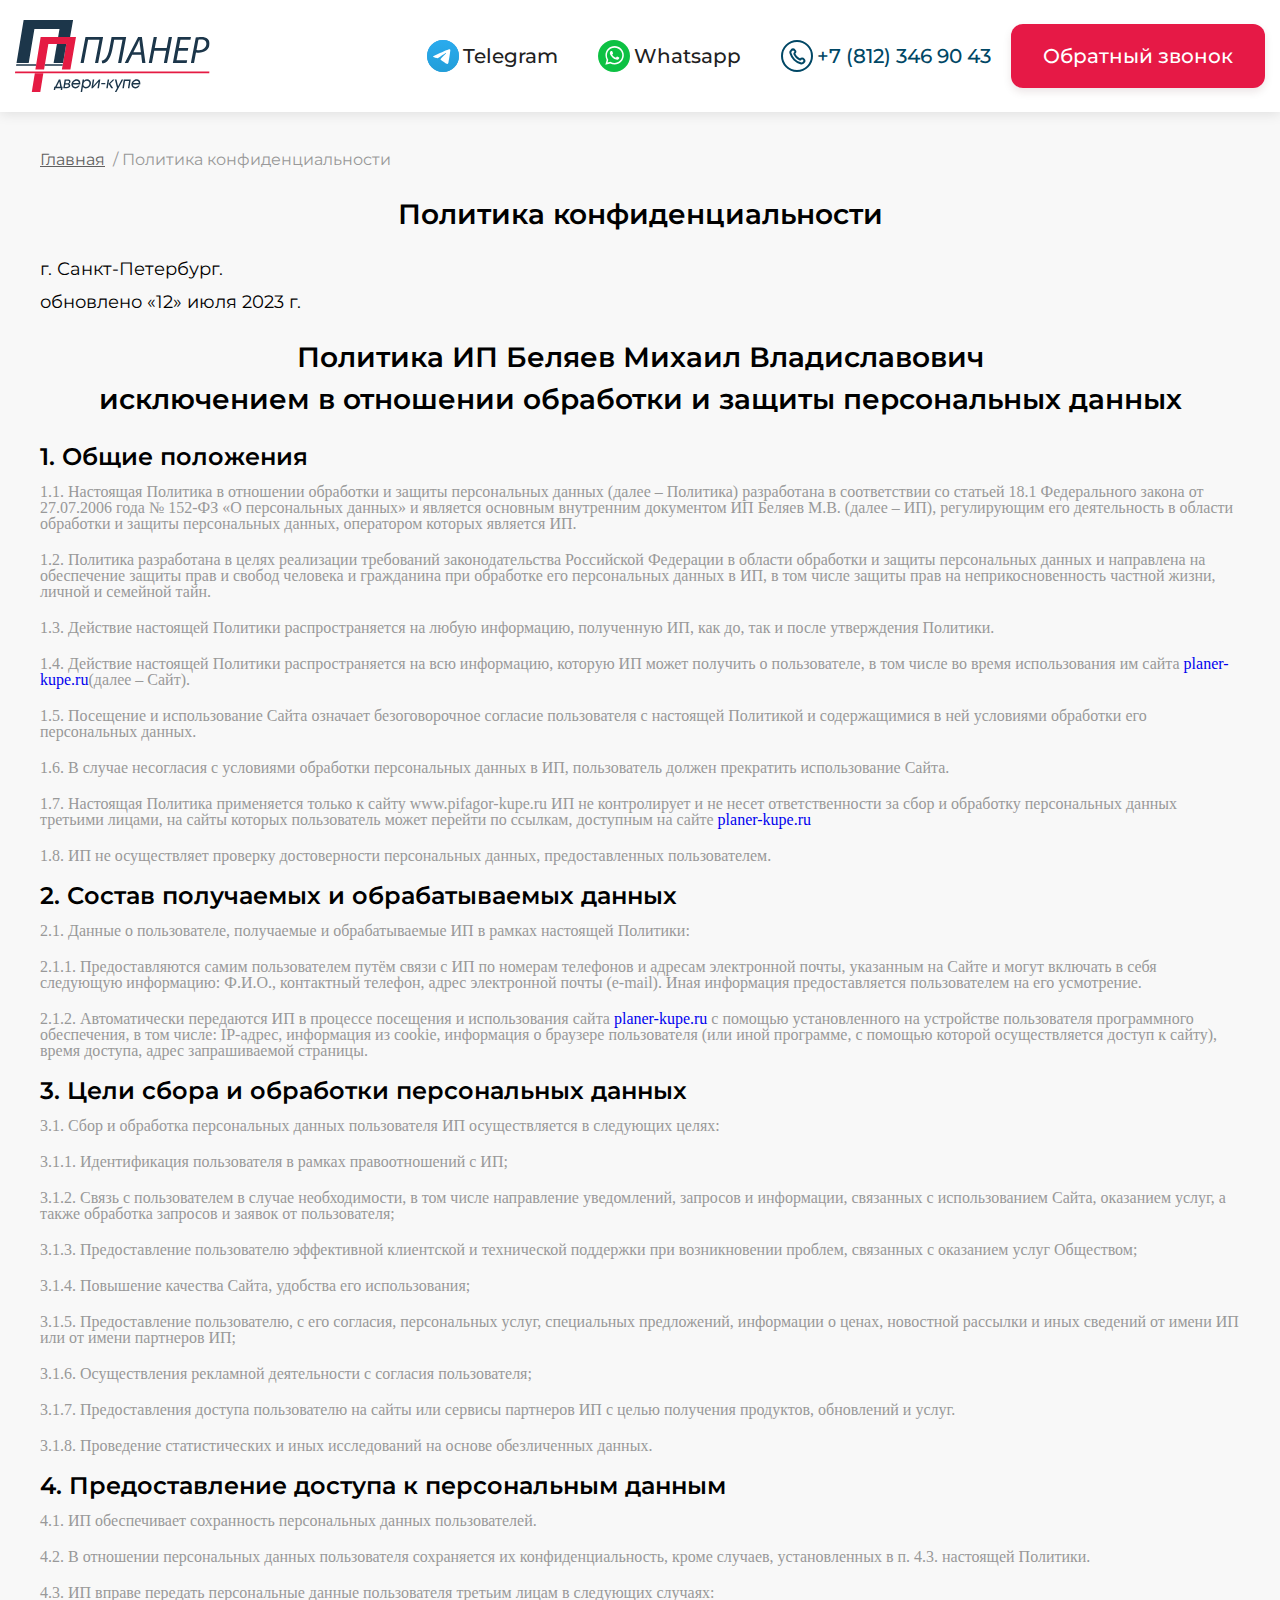
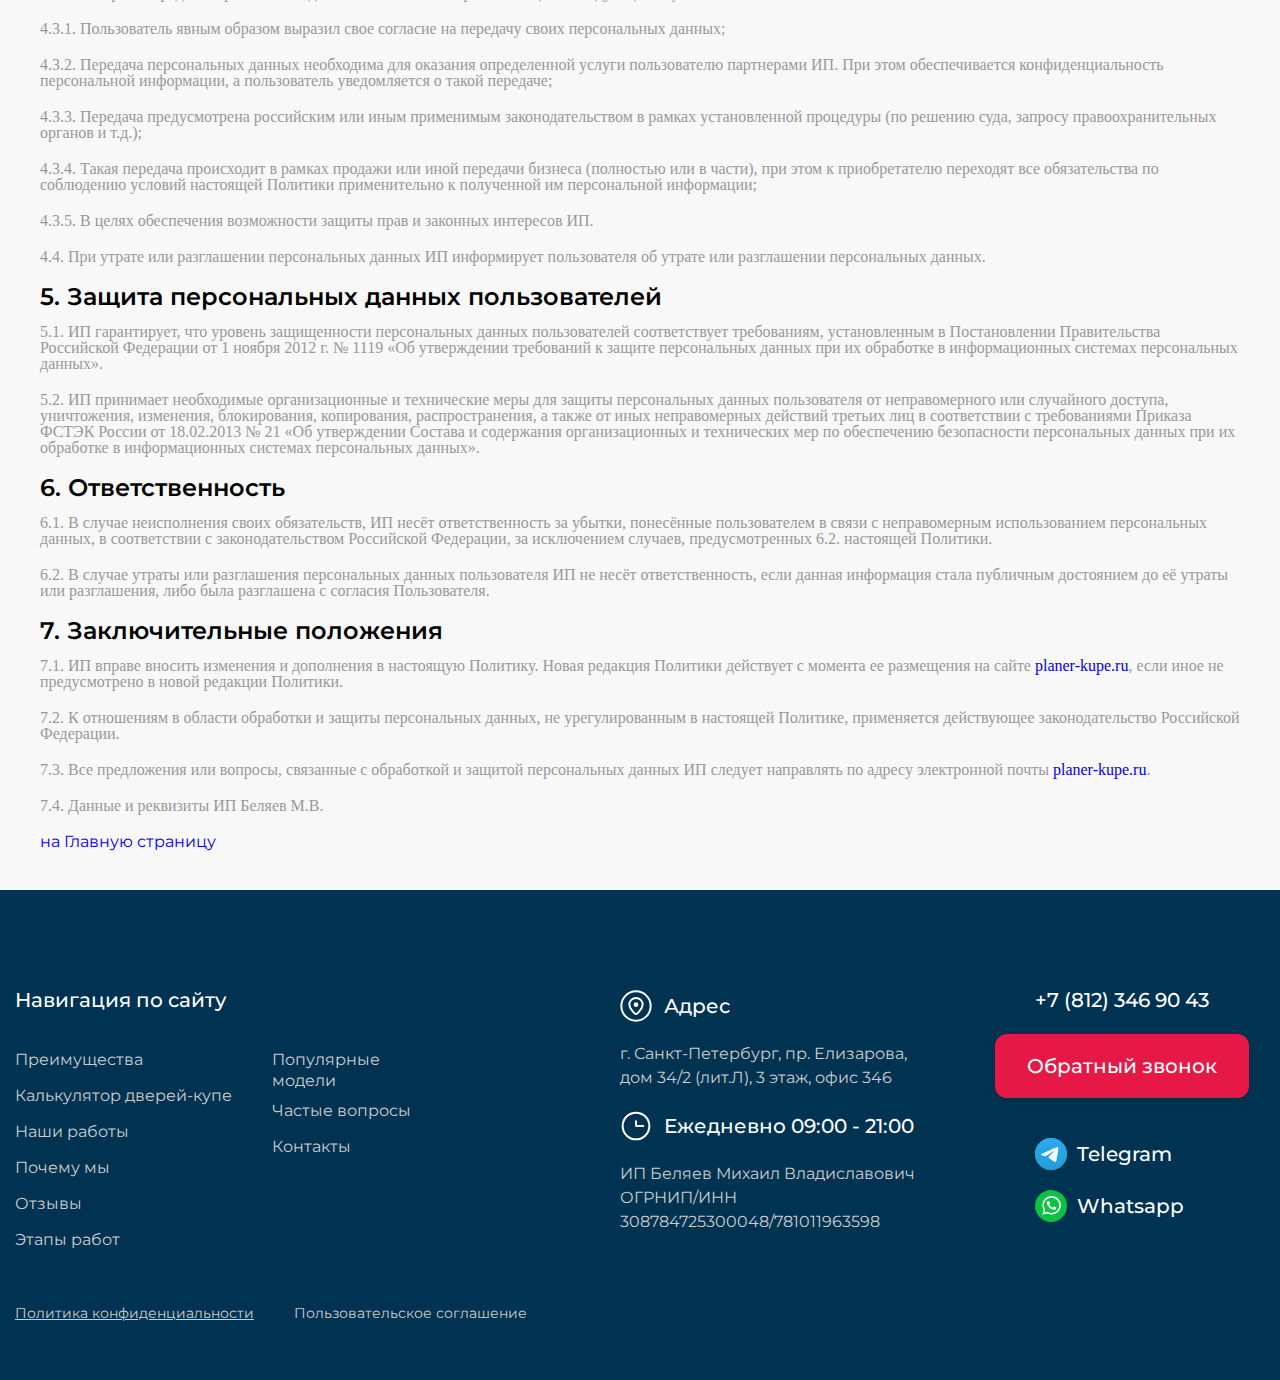
<file: confidentially.htm>
<!DOCTYPE html>
<html lang="ru">

<head>
  <meta charset="UTF-8">
  <meta http-equiv="X-UA-Compatible" content="IE=edge">
  <meta name="viewport" content="width=device-width, initial-scale=1.0">
  <link rel="shortcut icon" href="./images/favicon.ico" type="image/x-icon">
  <link rel="stylesheet" href="./styles/base/normalize.css">
  <link rel="stylesheet" href="./styles/style.css">
  <title>Планер - Политика конфиденциальности</title>
</head>

<body>
  <div class="wrapper">
    <main>
      <section class="user-agree">
        <div class="holder">
          <nav>
            <ul class="bredcrumbs">
              <li><a href="./index.html">Главная</a>&ensp;</li>
              <li>/ Политика конфиденциальности</li>
            </ul>
          </nav>
          <h2 class="h2">Политика конфиденциальности</h2>
          <p class="text">
            г. Санкт-Петербург.
          </p>
          <p class="text">
            обновлено «12» июля 2023 г.
          </p>
          <h2 class="h2">Политика ИП Беляев Михаил Владиславович <br> исключением
            в отношении обработки и защиты персональных данных
          </h2>
          <h3 class="h3">1. Общие положения</h3>
          <p class="text2">
            1.1. Настоящая Политика в отношении обработки и защиты персональных данных (далее – Политика) разработана в
            соответствии со статьей 18.1 Федерального закона от 27.07.2006 года № 152-ФЗ «О персональных данных» и
            является основным внутренним документом ИП Беляев М.В. (далее – ИП), регулирующим его деятельность в области
            обработки и защиты персональных данных, оператором которых является ИП.
          </p>
          <p class="text2">
            1.2. Политика разработана в целях реализации требований законодательства Российской Федерации в области
            обработки и защиты персональных данных и направлена на обеспечение защиты прав и свобод человека и
            гражданина при обработке его персональных данных в ИП, в том числе защиты прав на неприкосновенность частной
            жизни, личной и семейной тайн.
          </p>
          <p class="text2">
            1.3. Действие настоящей Политики распространяется на любую информацию, полученную ИП, как до, так и после
            утверждения Политики.
          </p>
          <p class="text2">
            1.4. Действие настоящей Политики распространяется на всю информацию, которую ИП может получить о
            пользователе, в том числе во время использования им сайта <a href="./index.html"
              class="link">planer-kupe.ru</a>(далее – Сайт).
          </p>
          <p class="text2">
            1.5. Посещение и использование Сайта означает безоговорочное согласие пользователя с настоящей Политикой и
            содержащимися в ней условиями обработки его персональных данных.
          </p>
          <p class="text2">
            1.6. В случае несогласия с условиями обработки персональных данных в ИП, пользователь должен прекратить
            использование Сайта.
          </p>
          <p class="text2">
            1.7. Настоящая Политика применяется только к сайту www.pifagor-kupe.ru ИП не контролирует и не несет
            ответственности за сбор и обработку персональных данных третьими лицами, на сайты которых пользователь может
            перейти по ссылкам, доступным на сайте <a href="./index.html" class="link">planer-kupe.ru</a>
          </p>
          <p class="text2">
            1.8. ИП не осуществляет проверку достоверности персональных данных, предоставленных пользователем.
          </p>
          <h3 class="h3">2. Состав получаемых и обрабатываемых данных</h3>
          <p class="text2">
            2.1. Данные о пользователе, получаемые и обрабатываемые ИП в рамках настоящей Политики:
          </p>
          <p class="text2">
            2.1.1. Предоставляются самим пользователем путём связи с ИП по номерам телефонов и адресам электронной
            почты, указанным на Сайте и могут включать в себя следующую информацию: Ф.И.О., контактный телефон, адрес
            электронной почты (e-mail). Иная информация предоставляется пользователем на его усмотрение.
          </p>
          <p class="text2">
            2.1.2. Автоматически передаются ИП в процессе посещения и использования сайта <a href="./index.html"
              class="link">planer-kupe.ru</a> с помощью
            установленного на устройстве пользователя программного обеспечения, в том числе: IP-адрес, информация из
            cookie, информация о браузере пользователя (или иной программе, с помощью которой осуществляется доступ к
            сайту), время доступа, адрес запрашиваемой страницы.
          </p>
          <h3 class="h3">3. Цели сбора и обработки персональных данных</h3>
          <p class="text2">
            3.1. Сбор и обработка персональных данных пользователя ИП осуществляется в следующих целях:
          </p>
          <p class="text2">
            3.1.1. Идентификация пользователя в рамках правоотношений с ИП;
          </p>
          <p class="text2">
            3.1.2. Связь с пользователем в случае необходимости, в том числе направление уведомлений, запросов и
            информации, связанных с использованием Сайта, оказанием услуг, а также обработка запросов и заявок от
            пользователя;
          </p>
          <p class="text2">
            3.1.3. Предоставление пользователю эффективной клиентской и технической поддержки при возникновении проблем,
            связанных с оказанием услуг Обществом;
          </p>
          <p class="text2">
            3.1.4. Повышение качества Сайта, удобства его использования;
          </p>
          <p class="text2">
            3.1.5. Предоставление пользователю, с его согласия, персональных услуг, специальных предложений, информации
            о ценах, новостной рассылки и иных сведений от имени ИП или от имени партнеров ИП;
          </p>
          <p class="text2">
            3.1.6. Осуществления рекламной деятельности с согласия пользователя;
          </p>
          <p class="text2">
            3.1.7. Предоставления доступа пользователю на сайты или сервисы партнеров ИП с целью получения продуктов,
            обновлений и услуг.
          </p>
          <p class="text2">
            3.1.8. Проведение статистических и иных исследований на основе обезличенных данных.
          </p>
          <h3 class="h3">4. Предоставление доступа к персональным данным</h3>
          <p class="text2">
            4.1. ИП обеспечивает сохранность персональных данных пользователей.
          </p>
          <p class="text2">
            4.2. В отношении персональных данных пользователя сохраняется их конфиденциальность, кроме случаев,
            установленных в п. 4.3. настоящей Политики.
          </p>
          <p class="text2">
            4.3. ИП вправе передать персональные данные пользователя третьим лицам в следующих случаях:
          </p>
          <p class="text2">
            4.3.1. Пользователь явным образом выразил свое согласие на передачу своих персональных данных;
          </p>
          <p class="text2">
            4.3.2. Передача персональных данных необходима для оказания определенной услуги пользователю партнерами ИП.
            При этом обеспечивается конфиденциальность персональной информации, а пользователь уведомляется о такой
            передаче;
          </p>
          <p class="text2">
            4.3.3. Передача предусмотрена российским или иным применимым законодательством в рамках установленной
            процедуры (по решению суда, запросу правоохранительных органов и т.д.);
          </p>
          <p class="text2">
            4.3.4. Такая передача происходит в рамках продажи или иной передачи бизнеса (полностью или в части), при
            этом к приобретателю переходят все обязательства по соблюдению условий настоящей Политики применительно к
            полученной им персональной информации;
          </p>
          <p class="text2">
            4.3.5. В целях обеспечения возможности защиты прав и законных интересов ИП.
          </p>
          <p class="text2">
            4.4. При утрате или разглашении персональных данных ИП информирует пользователя об утрате или разглашении
            персональных данных.
          </p>
          <h3 class="h3">5. Защита персональных данных пользователей</h3>
          <p class="text2">
            5.1. ИП гарантирует, что уровень защищенности персональных данных пользователей соответствует требованиям,
            установленным в Постановлении Правительства Российской Федерации от 1 ноября 2012 г. № 1119 «Об утверждении
            требований к защите персональных данных при их обработке в информационных системах персональных данных».
          </p>
          <p class="text2">
            5.2. ИП принимает необходимые организационные и технические меры для защиты персональных данных пользователя
            от неправомерного или случайного доступа, уничтожения, изменения, блокирования, копирования,
            распространения, а также от иных неправомерных действий третьих лиц в соответствии с требованиями Приказа
            ФСТЭК России от 18.02.2013 № 21 «Об утверждении Состава и содержания организационных и технических мер по
            обеспечению безопасности персональных данных при их обработке в информационных системах персональных
            данных».
          </p>
          <h3 class="h3">6. Ответственность</h3>
          <p class="text2">
            6.1. В случае неисполнения своих обязательств, ИП несёт ответственность за убытки, понесённые пользователем
            в связи с неправомерным использованием персональных данных, в соответствии с законодательством Российской
            Федерации, за исключением случаев, предусмотренных 6.2. настоящей Политики.
          </p>
          <p class="text2">
            6.2. В случае утраты или разглашения персональных данных пользователя ИП не несёт ответственность, если
            данная информация стала публичным достоянием до её утраты или разглашения, либо была разглашена с согласия
            Пользователя.
          </p>
          <h3 class="h3">7. Заключительные положения</h3>
          <p class="text2">
            7.1. ИП вправе вносить изменения и дополнения в настоящую Политику. Новая редакция Политики действует с
            момента ее размещения на сайте <a href="./index.html" class="link">planer-kupe.ru</a>, если иное не
            предусмотрено в новой редакции Политики.
          </p>
          <p class="text2">
            7.2. К отношениям в области обработки и защиты персональных данных, не урегулированным в настоящей Политике,
            применяется действующее законодательство Российской Федерации.
          </p>
          <p class="text2">
            7.3. Все предложения или вопросы, связанные с обработкой и защитой персональных данных ИП следует направлять
            по адресу электронной почты <a href="./index.html" class="link">planer-kupe.ru</a>.
          </p>
          <p class="text2">
            7.4. Данные и реквизиты ИП Беляев М.В.
          </p>
          <a href="./index.html" class="link"> на Главную страницу</a>
        </div>
      </section>
    </main>
  </div>
  <script src="./js/insertHeaderAndFooter.js"></script>
  <script src="./js/footer.js"></script>
  <script src="./js/order-call.js"></script>
  <script src="./js/spoller.js"></script>
</body>

</html>
</file>
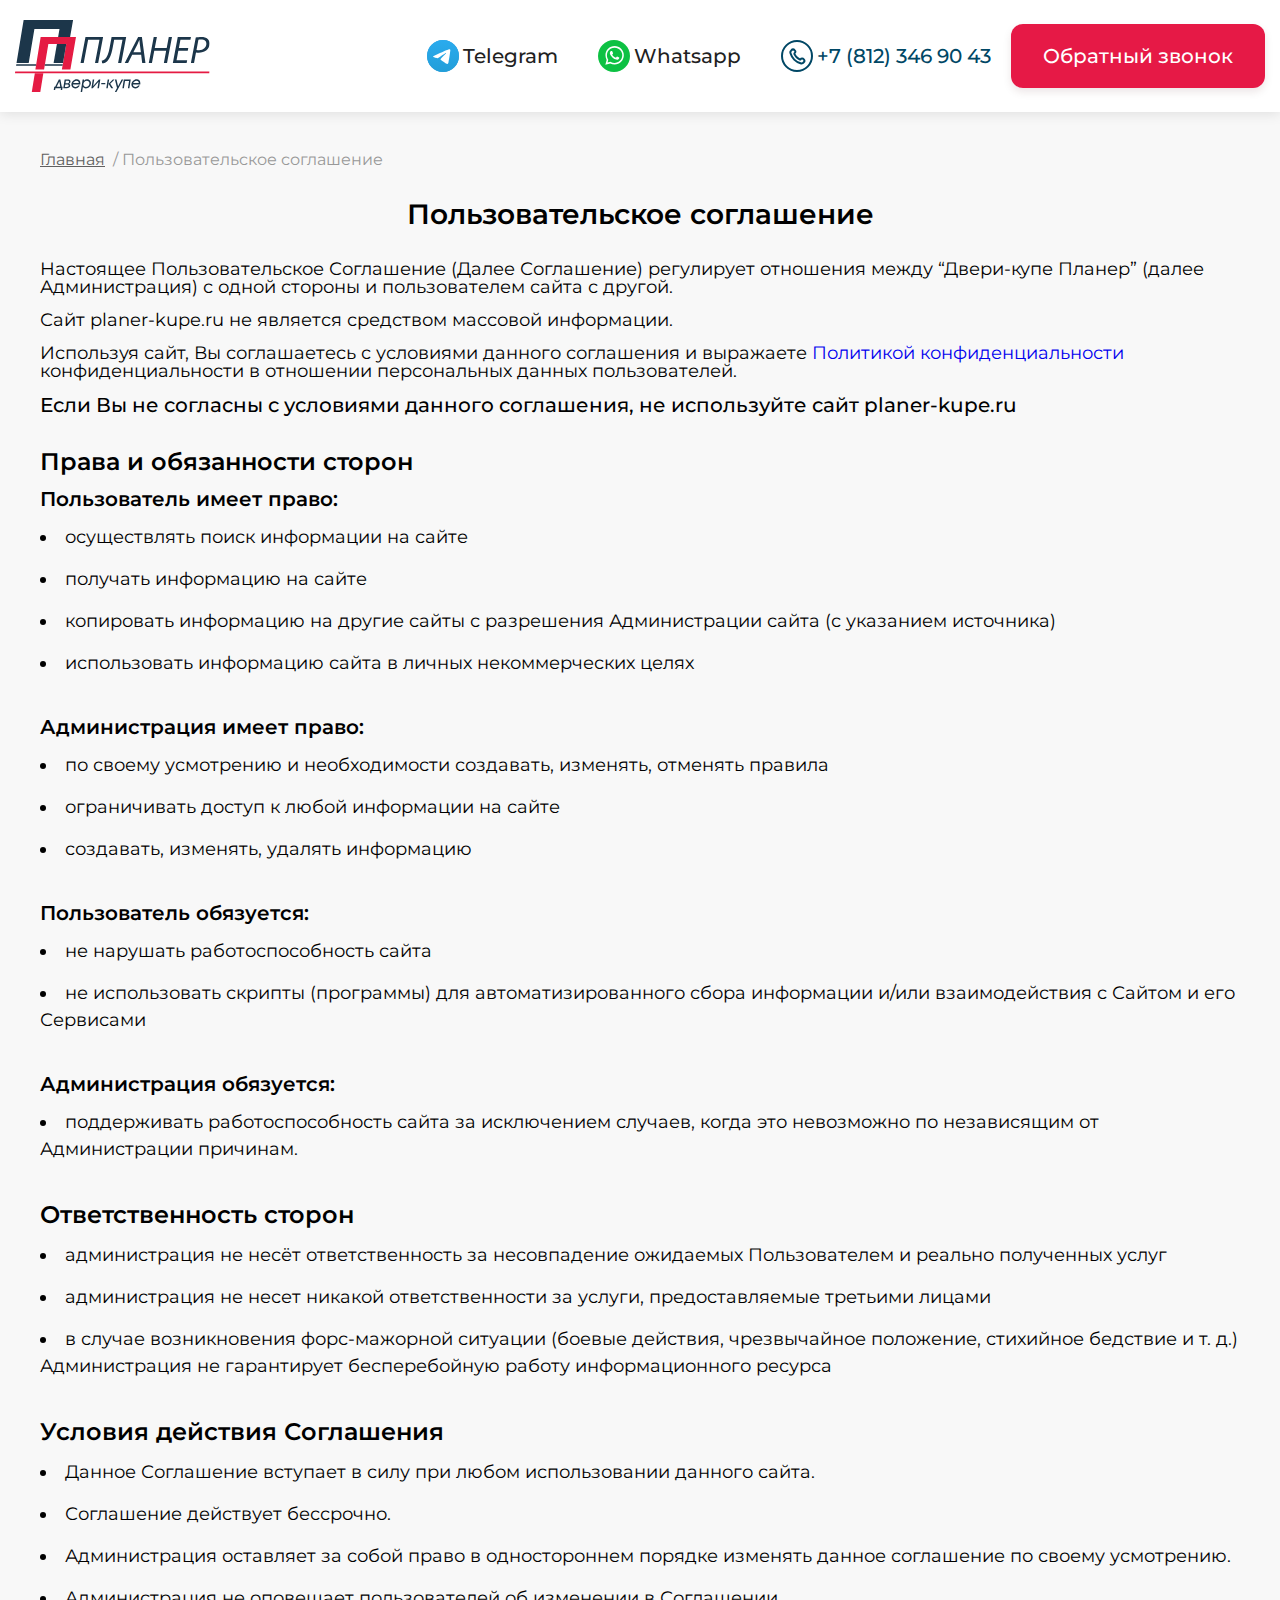
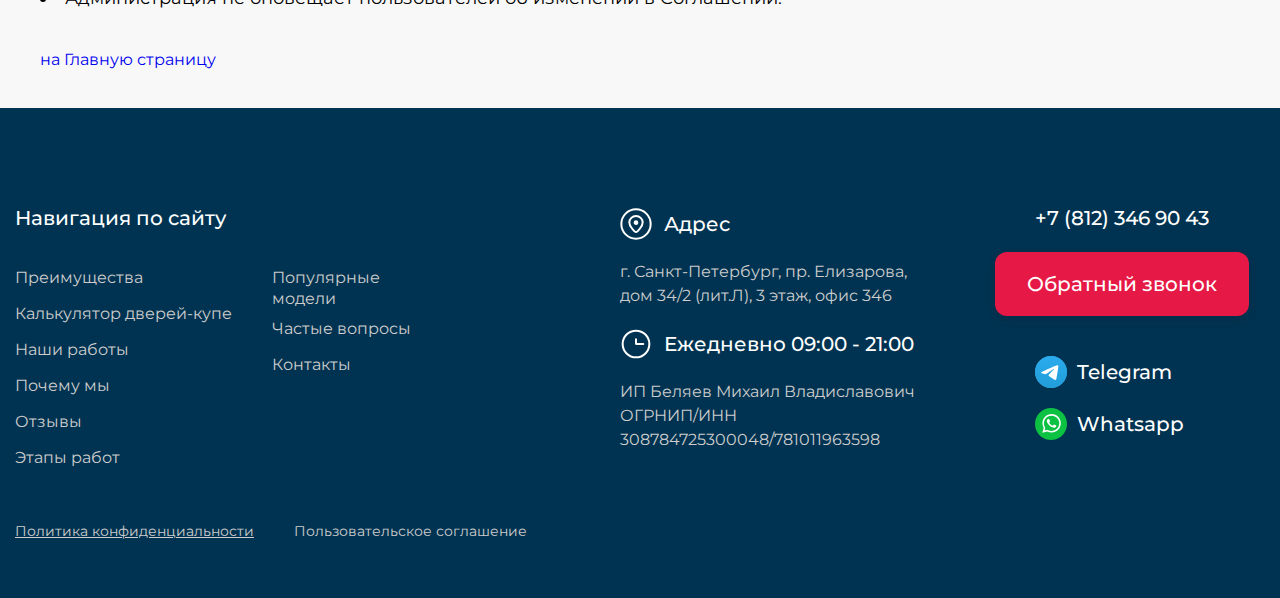
<file: user-agree.htm>
<!DOCTYPE html>
<html lang="ru">

<head>
  <meta charset="UTF-8">
  <meta http-equiv="X-UA-Compatible" content="IE=edge">
  <meta name="viewport" content="width=device-width, initial-scale=1.0">
  <link rel="shortcut icon" href="./images/favicon.ico" type="image/x-icon">
  <link rel="stylesheet" href="./styles/base/normalize.css">
  <link rel="stylesheet" href="./styles/style.css">
  <title>Планер - Пользовательское соглашение</title>
</head>

<body>
  <div class="wrapper">
    <main>
      <section class="user-agree">
        <div class="holder">
          <nav>
            <ul class="bredcrumbs">
              <li><a href="./index.html">Главная</a>&ensp;</li>
              <li>/ Пользовательское соглашение</li>
            </ul>
          </nav>
          <h2 class="h2">Пользовательское соглашение</h2>
          <p class="text">
            Настоящее Пользовательское Соглашение (Далее Соглашение) регулирует отношения между “Двери-купе Планер”
            (далее Администрация) с одной стороны и пользователем сайта с другой.
          </p>
          <p class="text">
            Сайт planer-kupe.ru не является средством массовой информации.
          </p>
          <p class="text">
            Используя сайт, Вы соглашаетесь с условиями данного соглашения и выражаете <a href="./confidentially.htm"
              class="link">Политикой
              конфиденциальности</a>
            конфиденциальности в отношении персональных данных пользователей.
          </p>
          <div class="div">
            Если Вы не согласны с условиями данного соглашения, не используйте сайт planer-kupe.ru
          </div>
          <h3 class="h3">
            Права и обязанности сторон
          </h3>
          <h4 class="h4">Пользователь имеет право:</h4>
          <ul class="ul">
            <li class="li">осуществлять поиск информации на сайте</li>
            <li class="li">получать информацию на сайте</li>
            <li class="li">копировать информацию на другие сайты с разрешения Администрации сайта (с указанием
              источника)</li>
            <li class="li">использовать информацию сайта в личных некоммерческих целях</li>
          </ul>
          <h4 class="h4">Администрация имеет право:</h4>
          <ul class="ul">
            <li class="li">по своему усмотрению и необходимости создавать, изменять, отменять правила</li>
            <li class="li">ограничивать доступ к любой информации на сайте</li>
            <li class="li">создавать, изменять, удалять информацию</li>
          </ul>
          <h4 class="h4">Пользователь обязуется:</h4>
          <ul class="ul">
            <li class="li">не нарушать работоспособность сайта</li>
            <li class="li">не использовать скрипты (программы) для автоматизированного сбора информации и/или
              взаимодействия с Сайтом и его Сервисами</li>
          </ul>
          <h4 class="h4">Администрация обязуется:</h4>
          <ul class="ul">
            <li class="li">поддерживать работоспособность сайта за исключением случаев, когда это невозможно по
              независящим от Администрации причинам.</li>
          </ul>
          <h3 class="h3">Ответственность сторон</h3>
          <ul class="ul">
            <li class="li">администрация не несёт ответственность за несовпадение ожидаемых Пользователем и реально
              полученных услуг
            </li>
            <li class="li">администрация не несет никакой ответственности за услуги, предоставляемые третьими лицами
            </li>
            <li class="li">в случае возникновения форс-мажорной ситуации (боевые действия, чрезвычайное положение,
              стихийное бедствие и т. д.) Администрация не гарантирует бесперебойную работу информационного ресурса
            </li>
          </ul>
          <h3 class="h3">Условия действия Соглашения</h3>
          <ul class="ul">
            <li class="li">Данное Соглашение вступает в силу при любом использовании данного сайта.
            </li>
            <li class="li">Соглашение действует бессрочно.</li>
            <li class="li">Администрация оставляет за собой право в одностороннем порядке изменять данное соглашение по
              своему усмотрению.
            </li>
            <li class="li">Администрация не оповещает пользователей об изменении в Соглашении.
            </li>
          </ul>
          <a href="./index.html" class="link"> на Главную страницу</a>
        </div>
      </section>
    </main>
  </div>
  <script src="./js/insertHeaderAndFooter.js"></script>
  <script src="./js/footer.js"></script>
  <script src="./js/order-call.js"></script>
  <script src="./js/spoller.js"></script>
</body>

</html>
</file>
<file: styles/style.css>
@font-face{font-family:"Montserrat";src:url(".././fonts/mantserrat/Montserrat-Regular.ttf") format("TrueType"),url(".././fonts/montserrat/Montserrat-Regular.woff") format("woff"),url(".././fonts/montserrat/Montserrat-Regular.woff2") format("woff2");font-weight:400;font-style:normal}@font-face{font-family:"Montserrat";src:url(".././fonts/mantserrat/Montserrat-Medium.ttf") format("TrueType"),url(".././fonts/montserrat/Montserrat-Medium.woff") format("woff"),url(".././fonts/montserrat/Montserrat-Medium.woff2") format("woff2");font-weight:500;font-style:normal}@font-face{font-family:"Montserrat";src:url(".././fonts/mantserrat/Montserrat-SemiBold.ttf") format("TrueType"),url(".././fonts/montserrat/Montserrat-SemiBold.woff") format("woff"),url(".././fonts/montserrat/Montserrat-SemiBold.woff2") format("woff2");font-weight:600;font-style:normal}.questions__item,.reviews__card,.reviews__box-ya-assessment,.advantages__card,.calc-slider-door__list-part1,.calc-slider-door__list-part2{border-radius:20px;background:#fff;-webkit-box-shadow:0px 2px 8px 0px rgba(0,0,0,.1);box-shadow:0px 2px 8px 0px rgba(0,0,0,.1)}body{font-family:"Montserrat",sans-serif;font-weight:400;background:#f8f8f8;color:#494949}.wrapper{overflow:hidden}.container{width:100%;max-width:1550px;margin:0 auto;padding:0 15px}.title-h2{color:#004765;text-align:center;font-size:calc(26px + 10*100vw/1520);font-weight:700;line-height:1.2;letter-spacing:.36px;margin-bottom:60px}@media(max-width: 767px){.title-h2{font-size:calc(26px + 14*(100vw - 320px)/1520)}}@media(max-width: 767px){.title-h2{margin-bottom:30px}}.title-h3{color:#004765;font-size:calc(24px + 10*100vw/1520);font-weight:500;line-height:1.2}@media(max-width: 767px){.title-h3{font-size:calc(24px + 14*(100vw - 320px)/1520)}}.title-h4{color:#004765;font-size:calc(18px + 4*100vw/1520);font-weight:500;line-height:1.2}@media(max-width: 767px){.title-h4{font-size:calc(18px + 5.6*(100vw - 320px)/1520)}}.order-call{position:fixed;top:0;left:0;z-index:10;padding:5px 15px;width:100%;height:100%;display:-webkit-box;display:-ms-flexbox;display:flex;-webkit-box-pack:center;-ms-flex-pack:center;justify-content:center;-webkit-box-align:center;-ms-flex-align:center;align-items:center}.bd-close{position:absolute;top:0;left:0;background-color:rgba(0,0,0,.8);width:100%;height:100%;cursor:pointer}.popup-window{-webkit-transform:translateY(-1000px);-ms-transform:translateY(-1000px);transform:translateY(-1000px);-webkit-transition:all .2s ease-out;transition:all .2s ease-out;position:relative;max-width:590px;padding:40px;display:-webkit-box;display:-ms-flexbox;display:flex;-webkit-box-orient:vertical;-webkit-box-direction:normal;-ms-flex-direction:column;flex-direction:column;-webkit-box-pack:center;-ms-flex-pack:center;justify-content:center;-webkit-box-align:center;-ms-flex-align:center;align-items:center;border-radius:20px;background:#fbfbfb;-webkit-box-shadow:0px 2px 8px 0px rgba(55,62,70,.15);box-shadow:0px 2px 8px 0px rgba(55,62,70,.15)}@media(max-width: 470px){.popup-window{padding:40px 15px 15px}}.btn-close{position:absolute;top:20px;right:20px;background-color:rgba(0,0,0,0);-webkit-transition:all .2s ease-out;transition:all .2s ease-out}.btn-close:hover{-webkit-transform:rotate(90deg) scale(1.1);-ms-transform:rotate(90deg) scale(1.1);transform:rotate(90deg) scale(1.1)}.title{color:#004765;font-size:24px;font-weight:600;letter-spacing:-0.24px;margin-bottom:40px}.name-user,.phone-user{color:#373e46;font-size:20px;font-weight:500;-ms-flex-item-align:start;align-self:flex-start;margin-bottom:12px}.name-area,.phone-area{display:block;width:100%;padding:16px 20px;border-radius:12px;border:1px solid rgba(205,205,205,.6);background:#fff;color:rgba(73,73,73,.6);font-size:20px;margin-bottom:20px}.phone-area{position:relative;margin-bottom:40px}.btn-send-app{display:-webkit-box;display:-ms-flexbox;display:flex;padding:24px 0px;-webkit-box-pack:center;-ms-flex-pack:center;justify-content:center;-ms-flex-item-align:stretch;align-self:stretch;border-radius:12px;background:#e61946;-webkit-box-shadow:0px 4px 8px 0px rgba(71,3,17,.5);box-shadow:0px 4px 8px 0px rgba(71,3,17,.5);color:#fff;font-size:24px;font-weight:500;margin-bottom:20px;-webkit-transition:all .2s ease-out;transition:all .2s ease-out}@media(max-width: 470px){.btn-send-app{padding:15px 0}}.btn-send-app:hover{background:#ff3764}.btn-send-app:active{background:#c80028}.agree{color:#a1a1a1;text-align:center;font-size:14px;font-weight:500;width:80%}@media(max-width: 470px){.agree{width:100%;font-size:12px;line-height:1.2}}.order-call.active .popup-window{-webkit-transform:translateY(0px);-ms-transform:translateY(0px);transform:translateY(0px)}.order-call.active .popup-window.sent-call{font-size:35px;color:#fff;text-align:center;line-height:1.5;background-color:#004765;-webkit-box-shadow:0 0 20px 10px #fff;box-shadow:0 0 20px 10px #fff}.price-calc{position:fixed;top:0;left:0;width:100%;height:100%;z-index:100;display:-webkit-box;display:-ms-flexbox;display:flex;-webkit-box-pack:center;-ms-flex-pack:center;justify-content:center;-webkit-box-align:center;-ms-flex-align:center;align-items:center}.price-calc__bd-close{position:absolute;top:0;right:0;width:100%;height:100%;z-index:101;background-color:rgba(0,0,0,.8);cursor:pointer}.price-calc__window-bd{position:relative;top:-1000px;z-index:102;-webkit-transition:all .2s ease-out;transition:all .2s ease-out;width:60.3%;max-height:520px;margin:15px;border-radius:20px;overflow:hidden}.price-calc__window-bd>img{width:100%;min-height:100%}@media(max-width: 1440px){.price-calc__window-bd{width:70%}}@media(max-width: 1180px){.price-calc__window-bd{width:85%}}@media(max-width: 992px){.price-calc__window-bd{width:100%}}@media(max-width: 767px){.price-calc__window-bd{height:465px}}.price-calc__layer{position:absolute;top:0;left:0;width:100%;height:100%;z-index:103;background:rgba(255,255,255,.8);padding:40px}@media(max-width: 992px){.price-calc__layer{padding:25px 30px;overflow:auto}}@media(max-width: 767px){.price-calc__layer{padding:60px 30px}}@media(max-width: 375px){.price-calc__layer{overflow:hidden}}.price-calc__btn-close{position:absolute;top:30px;right:30px;background:rgba(0,0,0,0);-webkit-transition:all .2s ease-out;transition:all .2s ease-out}.price-calc__btn-close:hover{-webkit-transform:rotate(90deg) scale(1.1);-ms-transform:rotate(90deg) scale(1.1);transform:rotate(90deg) scale(1.1)}@media(max-width: 570px){.price-calc__btn-close{top:15px;right:15px}}.price-calc__title{color:#004765;text-align:center;font-size:calc(24px + 12*100vw/1520);font-weight:600;letter-spacing:-0.36px;margin-bottom:40px}@media(max-width: 767px){.price-calc__title{font-size:calc(24px + 16.8*(100vw - 320px)/1520)}}.price-calc__box-column{display:-webkit-box;display:-ms-flexbox;display:flex;gap:40px}@media(max-width: 767px){.price-calc__box-column{-webkit-box-orient:vertical;-webkit-box-direction:reverse;-ms-flex-direction:column-reverse;flex-direction:column-reverse;margin-bottom:20px;gap:15px}}.price-calc__text1{color:#004765;font-size:22px;line-height:1.2;font-weight:500;margin-bottom:20px}.price-calc__text1>span{color:#e61946}.price-calc__text1>strong{white-space:nowrap;font-weight:500}@media(max-width: 767px){.price-calc__text1{text-align:center}}@media(max-width: 425px){.price-calc__text1{text-align:left}}@media(max-width: 375px){.price-calc__text1{display:none}}.price-calc__text2{color:#494949;font-size:18px;line-height:1.5;margin-bottom:20px}@media(max-width: 992px){.price-calc__text2{display:none}}.price-calc__list{display:-webkit-box;display:-ms-flexbox;display:flex;-webkit-box-orient:vertical;-webkit-box-direction:normal;-ms-flex-direction:column;flex-direction:column;gap:8px;text-align:left}@media(max-width: 767px){.price-calc__list{margin-left:20%}}@media(max-width: 425px){.price-calc__list{margin-left:0%}}@media(max-width: 375px){.price-calc__list{display:none}}.price-calc__item{position:relative;color:#494949;font-size:18px;line-height:1.5;padding-left:25px}.price-calc__item::before{content:url(".././images/intro/mobil/check.svg");position:absolute;top:4px;left:0}.price-calc__col2>form{display:-webkit-box;display:-ms-flexbox;display:flex;-webkit-box-orient:vertical;-webkit-box-direction:normal;-ms-flex-direction:column;flex-direction:column;width:350px}@media(max-width: 1440px){.price-calc__col2>form{margin:0 auto}}@media(max-width: 425px){.price-calc__col2>form{width:100%}}.price-calc__label{color:#373e46;font-size:20px;font-weight:500;margin-bottom:12px}.price-calc__input{border-radius:12px;border:1px solid rgba(0,0,0,.6);background:#fff;padding:16px 20px;font-size:20px}.price-calc__input:focus{-webkit-box-shadow:inset 0 0 4px 0px rgba(0,0,0,.6);box-shadow:inset 0 0 4px 0px rgba(0,0,0,.6)}.price-calc__input::-webkit-input-placeholder{font-size:20px}.price-calc__input::-moz-placeholder{font-size:20px}.price-calc__input:-ms-input-placeholder{font-size:20px}.price-calc__input::-ms-input-placeholder{font-size:20px}.price-calc__input::placeholder{font-size:20px}@media(max-width: 767px){.price-calc__input{padding:10px 15px}}.price-calc__btn-send-app{padding:24px 60px;border-radius:12px;background-color:#e61946;color:#fff;font-size:24px;font-weight:500;margin-bottom:12px;-webkit-transition:all .2s ease-out;transition:all .2s ease-out}.price-calc__btn-send-app:hover{background-color:#ff3764}.price-calc__btn-send-app:active{background-color:#c80028}@media(max-width: 767px){.price-calc__btn-send-app{padding:0px;line-height:3.5;margin:0 auto 12px;width:85%;font-size:18px}}.price-calc__work-time{color:#a1a1a1;text-align:center;font-size:14px;font-weight:500}.i1{margin-bottom:32px}@media(max-width: 767px){.i1{margin-bottom:20px}}.i2{margin-bottom:20px}.price-calc.active .price-calc__window-bd{top:0}.price-calc.active .sent-call{display:-webkit-box;display:-ms-flexbox;display:flex;-webkit-box-align:center;-ms-flex-align:center;align-items:center;-webkit-box-pack:center;-ms-flex-pack:center;justify-content:center;height:150px;font-size:35px;color:#fff;background-color:#004765;-webkit-box-shadow:0 0 20px 10px #fff;box-shadow:0 0 20px 10px #fff}@media(max-width: 767px){.price-calc.active .sent-call{font-size:24px;text-align:center}}.modal-show-photo{position:fixed;top:0;left:0;z-index:10;padding:5px 15px;width:100%;height:100%;display:-webkit-box;display:-ms-flexbox;display:flex;-webkit-box-pack:center;-ms-flex-pack:center;justify-content:center;-webkit-box-align:center;-ms-flex-align:center;align-items:center}.modal-show-photo__bd-close{position:absolute;top:0;left:0;z-index:11;background-color:rgba(0,0,0,.8);width:100%;height:100%;cursor:crosshair}.modal-show-photo__button-close{display:none}@media(max-width: 650px){.modal-show-photo__button-close{display:inline-block;position:absolute;top:15px;right:15px;line-height:1.5;padding:0 9px;background-color:rgba(255,255,255,.2823529412);border:1px solid #004765;border-radius:50%;color:#004765;font-size:25px}}.modal-show-photo__window-dialog{position:relative;z-index:12;max-width:590px;display:-webkit-box;display:-ms-flexbox;display:flex;-webkit-box-pack:center;-ms-flex-pack:center;justify-content:center;-webkit-box-align:center;-ms-flex-align:center;align-items:center;color:#fff}.modal-show-photo__wrap-carl{display:-webkit-box;display:-ms-flexbox;display:flex;position:relative;border-radius:15px;overflow:hidden}.modal-show-photo__btn-left,.modal-show-photo__btn-right{position:fixed;top:50%;background-color:rgba(0,0,0,0);-webkit-transform:translateY(-50%);-ms-transform:translateY(-50%);transform:translateY(-50%);-webkit-transition:all .2s ease-out;transition:all .2s ease-out}@media(max-width: 650px){.modal-show-photo__btn-left,.modal-show-photo__btn-right{display:none}}.modal-show-photo__btn-left:hover,.modal-show-photo__btn-right:hover{-webkit-transform:translateY(-50%) scale(1.1);-ms-transform:translateY(-50%) scale(1.1);transform:translateY(-50%) scale(1.1)}.modal-show-photo__btn-left{left:100px}.modal-show-photo__btn-right{right:100px}.modal-show-photo__slider{display:-webkit-box;display:-ms-flexbox;display:flex;width:450px;background:#fff;overflow:auto;scroll-behavior:smooth}.modal-show-photo__slider::-webkit-scrollbar{display:none}@media(max-width: 1420px){.modal-show-photo__slider{width:350px}}@media(max-width: 425px){.modal-show-photo__slider{width:290px}}.modal-show-photo__item{min-width:450px;height:700px}@media(max-width: 1420px){.modal-show-photo__item{height:95vh;min-width:350px}}@media(max-width: 425px){.modal-show-photo__item{min-width:290px}}.modal-show-photo__item>img{width:100%;height:100%}@media(max-width: 650px){.calc-slider-door__spoller{padding:20px;border-radius:20px;background:#effaff;-webkit-box-shadow:0px 2px 8px 0px rgba(0,0,0,.08);box-shadow:0px 2px 8px 0px rgba(0,0,0,.08)}}.spoller__on-off{display:none;-webkit-box-pack:center;-ms-flex-pack:center;justify-content:center;-webkit-box-align:center;-ms-flex-align:center;align-items:center;gap:20px}@media(max-width: 650px){.spoller__on-off{display:-webkit-box;display:-ms-flexbox;display:flex}}.spoller__mobile-to650{display:none}@media(max-width: 650px){.spoller__mobile-to650{display:block;color:#004765;font-size:20px;font-weight:500;line-height:1.3}}.spoller__btn-arrow{min-width:32px;height:32px;background-color:rgba(0,0,0,0);position:relative}.spoller__btn-arrow::before,.spoller__btn-arrow::after{content:"";display:block;position:absolute;top:50%;width:10px;height:1px;background:#004765;-webkit-transition:all .3s ease-out;transition:all .3s ease-out}.spoller__btn-arrow::before{-webkit-transform:rotate(-40deg);-ms-transform:rotate(-40deg);transform:rotate(-40deg);left:22%}.spoller__btn-arrow::after{-webkit-transform:rotate(40deg);-ms-transform:rotate(40deg);transform:rotate(40deg);right:22%}.spoller__btn-arrow.active::before{-webkit-transform:rotate(40deg);-ms-transform:rotate(40deg);transform:rotate(40deg)}.spoller__btn-arrow.active::after{-webkit-transform:rotate(-40deg);-ms-transform:rotate(-40deg);transform:rotate(-40deg)}@media(max-width: 650px){.spoller__box-text{max-height:0;overflow:hidden;-webkit-transition:all .2s ease-out;transition:all .2s ease-out}}@media(max-width: 650px){.desctop-from650{display:none}}.header{background-color:#fff;-webkit-box-shadow:0px 2px 12px 0px rgba(0,0,0,.1);box-shadow:0px 2px 12px 0px rgba(0,0,0,.1)}.header__inner{display:-webkit-box;display:-ms-flexbox;display:flex;-webkit-box-align:center;-ms-flex-align:center;align-items:center;min-height:112px}@media(max-width: 767px){.header__logo{width:125px}.header__logo>img{width:100%}}.header__address{color:#494949;font-size:18px;line-height:1.5;margin:0 3%;-webkit-transition:all .2s ease-out;transition:all .2s ease-out}.header__address:hover{text-shadow:1px 1px 1px #494949}@media(max-width: 1490px){.header__address{display:none}}.header__btn{border-radius:12px;background:#e61946;-webkit-box-shadow:0px 4px 8px 0px rgba(71,3,17,.1);box-shadow:0px 4px 8px 0px rgba(71,3,17,.1);color:#fff;font-size:20px;font-weight:500;line-height:1.2;padding:20px 32px;-webkit-transition:all .2s ease-out;transition:all .2s ease-out}.header__btn:hover{background-color:#ff3764}.header__btn:active{background-color:#c80028}@media(max-width: 767px){.header__btn{display:none}}.contacts-list{display:-webkit-box;display:-ms-flexbox;display:flex;gap:10px 40px;margin-left:auto;margin-right:20px}@media(max-width: 767px){.contacts-list{gap:0 20px;margin-right:0}}.contacts-list__link{display:-webkit-box;display:-ms-flexbox;display:flex;-webkit-box-align:center;-ms-flex-align:center;align-items:center;-webkit-column-gap:4px;-moz-column-gap:4px;column-gap:4px}.contacts-list__link:hover>img{-webkit-transition:all .2s ease-out;transition:all .2s ease-out;-webkit-transform:scale(1.1);-ms-transform:scale(1.1);transform:scale(1.1)}.contacts-list__mobile-hide{font-size:20px;font-weight:500;color:#212121}@media(max-width: 1180px){.contacts-list__mobile-hide{display:none}}.phone-blue{color:#004765}.header-mobile{display:none}@media(max-width: 425px){.header-mobile{display:-webkit-box;display:-ms-flexbox;display:flex;position:fixed;left:0;bottom:0;width:100%;z-index:15}}.box-nav-fixed{-webkit-box-pack:justify;-ms-flex-pack:justify;justify-content:space-between;background:#fff;-webkit-box-shadow:0px -2px 8px 0px rgba(0,0,0,.1);box-shadow:0px -2px 8px 0px rgba(0,0,0,.1)}.box-nav-fixed__nav{display:-webkit-box;display:-ms-flexbox;display:flex;-webkit-box-pack:center;-ms-flex-pack:center;justify-content:center}.box-nav-fixed__nav>a{display:-webkit-box;display:-ms-flexbox;display:flex;-webkit-box-orient:vertical;-webkit-box-direction:normal;-ms-flex-direction:column;flex-direction:column;-webkit-box-align:center;-ms-flex-align:center;align-items:center;-webkit-box-pack:space-evenly;-ms-flex-pack:space-evenly;justify-content:space-evenly;color:#494949;font-size:12px;font-weight:500;width:85px;height:66px}.box-nav-fixed__nav>a>img{width:32px}.box-nav-fixed__nav>a>img:last-child{width:27px}.introduction{padding:100px 0 0}@media(max-width: 992px){.introduction{padding:60px 0 0}}@media(max-width: 767px){.introduction{padding:40px 0 0}}@media(max-width: 425px){.introduction{padding:0}}.intro__container{width:100%;max-width:1550px;margin:0 auto;padding:0 15px}@media(max-width: 1180px){.intro__container{display:grid;grid-template-rows:repeat(3, auto);gap:30px;justify-items:center}}@media(max-width: 425px){.intro__container{display:none}}.intro__inner{display:grid;grid-template-columns:470px minmax(740px, 1fr);gap:0 155px}@media(max-width: 1420px){.intro__inner{grid-template-columns:370px minmax(700px, 1fr);gap:0 55px}}@media(max-width: 1180px){.intro__inner{grid-template-columns:370px minmax(400px, 460px);-webkit-box-pack:center;-ms-flex-pack:center;justify-content:center;gap:0 110px;width:100%}}@media(max-width: 992px){.intro__inner{grid-template-columns:minmax(350px, 1fr) minmax(340px, 460px);gap:0 30px}}@media(max-width: 767px){.intro__inner{display:-webkit-box;display:-ms-flexbox;display:flex;-webkit-box-orient:vertical;-webkit-box-direction:reverse;-ms-flex-direction:column-reverse;flex-direction:column-reverse;-webkit-box-align:center;-ms-flex-align:center;align-items:center;gap:30px}}.intro__col-content{display:-webkit-box;display:-ms-flexbox;display:flex;-webkit-box-orient:vertical;-webkit-box-direction:normal;-ms-flex-direction:column;flex-direction:column;gap:60px 0;padding-left:40px}@media(max-width: 1180px){.intro__col-content{padding-left:25px;gap:40px 0}}@media(max-width: 992px){.intro__col-content{gap:55px 0}}@media(max-width: 767px){.intro__col-content{padding-left:0}}.intro__box-titles{margin:20px 0 0px;display:-webkit-box;display:-ms-flexbox;display:flex;-webkit-box-orient:vertical;-webkit-box-direction:normal;-ms-flex-direction:column;flex-direction:column;-webkit-box-align:start;-ms-flex-align:start;align-items:flex-start;gap:20px 0}.intro__title-h3{position:relative;color:#004765;font-size:36px;font-weight:600;line-height:1.2;-webkit-transition:color .4s ease-out;transition:color .4s ease-out}@media(max-width: 1420px){.intro__title-h3{font-size:28px}}@media(max-width: 992px){.intro__title-h3{font-size:24px}}.intro__title-h3:hover,.intro__title-h3.hover{color:#e61946}.intro__title-h3::before{content:"";position:absolute;top:20px;left:-35px;display:block;height:2px;width:20px;background-color:#e61946}@media(max-width: 1420px){.intro__title-h3::before{top:15px}}@media(max-width: 992px){.intro__title-h3::before{left:-25px;width:15px}}.intro__text{font-size:28px;font-weight:500;line-height:1.5}@media(max-width: 1420px){.intro__text{font-size:24px}}@media(max-width: 992px){.intro__text{font-size:22px}}.intro__btn-send{padding:30px 0px;width:430px;border-radius:12px;background:#e61946;-webkit-box-shadow:0px 4px 8px 0px rgba(71,3,17,.1);box-shadow:0px 4px 8px 0px rgba(71,3,17,.1);color:#fff;text-align:center;font-size:24px;font-weight:500;-webkit-transition:all .2s ease-out;transition:all .2s ease-out}@media(max-width: 1420px){.intro__btn-send{width:330px}}@media(max-width: 767px){.intro__btn-send{width:350px}}.intro__btn-send:hover{background-color:#ff3764}.intro__btn-send:active{background-color:#c80028}.intro__col-product{display:-webkit-box;display:-ms-flexbox;display:flex;gap:0 30px}.intro__inner-col1,.intro__inner-col2{display:-webkit-box;display:-ms-flexbox;display:flex;-webkit-box-orient:vertical;-webkit-box-direction:normal;-ms-flex-direction:column;flex-direction:column;gap:30px}@media(max-width: 1180px){.intro__inner-col2{-webkit-box-orient:horizontal;-webkit-box-direction:normal;-ms-flex-direction:row;flex-direction:row;-webkit-box-pack:center;-ms-flex-pack:center;justify-content:center}}@media(max-width: 767px){.intro__inner-col2{-webkit-box-orient:vertical;-webkit-box-direction:normal;-ms-flex-direction:column;flex-direction:column}}.intro__box-product{position:relative;width:100%;overflow:hidden;border-radius:12px;-webkit-transition:all .4s ease-out;transition:all .4s ease-out}.intro__box-product.col1{height:440px}.intro__box-product.col2{height:275px}.intro__box-product.col2{height:275px}.intro__box-product:hover img,.intro__box-product.hover img{-webkit-transform:scale(1.1);-ms-transform:scale(1.1);transform:scale(1.1)}.intro__box-product:hover,.intro__box-product.hover{-webkit-box-shadow:0px 4px 20px 0px rgba(0,0,0,.1),8px 8px 0px 0px rgba(230,25,70,.5);box-shadow:0px 4px 20px 0px rgba(0,0,0,.1),8px 8px 0px 0px rgba(230,25,70,.5)}.intro__box-product>img{width:100%;height:100%;-webkit-transition:all .4s ease-in;transition:all .4s ease-in}.intro__box-discr{position:absolute;top:0;left:0;width:100%;height:100%;padding:32px;border-radius:12px;overflow:hidden;background:rgba(50,50,53,.7);-webkit-box-shadow:0px 4px 20px 0px rgba(0,0,0,.1);box-shadow:0px 4px 20px 0px rgba(0,0,0,.1);-webkit-transition:all .4s ease-out;transition:all .4s ease-out}@media(max-width: 992px){.intro__box-discr{padding:22px}}.intro__box-discr:hover,.intro__box-discr.hover{background:rgba(0,0,0,0)}.intro__box-discr:hover .intro__project-link,.intro__box-discr.hover .intro__project-link{background-size:100% 2px}.intro__box-discr:hover .intro__price,.intro__box-discr.hover .intro__price{-webkit-transform:translateX(0);-ms-transform:translateX(0);transform:translateX(0)}.intro__title-h4{color:#fff;font-size:28px;font-weight:600;line-height:1.3;margin-bottom:15px}@media(max-width: 1420px){.intro__title-h4{font-size:24px}}.intro__title-h4>span{display:block;font-size:22px;font-weight:500}@media(max-width: 1420px){.intro__title-h4>span{font-size:20px}}.intro__price{color:#fff;font-size:28px;font-weight:600;-webkit-transition:-webkit-transform .4s ease-out;transition:-webkit-transform .4s ease-out;transition:transform .4s ease-out;transition:transform .4s ease-out, -webkit-transform .4s ease-out;-webkit-transform:translateX(-100%);-ms-transform:translateX(-100%);transform:translateX(-100%)}@media(max-width: 1420px){.intro__price{font-size:22px}}.intro__price>span{font-size:16px}.intro__project-link{position:absolute;right:32px;bottom:32px;color:#fff;font-size:18px;font-weight:500;line-height:1.2;background:-webkit-gradient(linear, right top, left top, from(#E61946), to(#E61946)) no-repeat;background:linear-gradient(to left, #E61946, #E61946 100%) no-repeat;background-position:100% 100%;background-size:50% 2px;padding-bottom:5px;-webkit-transition:all .3s linear;transition:all .3s linear}.intro__calculation{display:-webkit-box;display:-ms-flexbox;display:flex;-webkit-box-align:center;-ms-flex-align:center;align-items:center;height:108px;padding:24px 32px;border-radius:12px;border:2px solid #004765;background:#f8f8f8;-webkit-box-shadow:0px 4px 8px 0px rgba(0,0,0,.1);box-shadow:0px 4px 8px 0px rgba(0,0,0,.1);-webkit-transition:all .2s ease-out;transition:all .2s ease-out}@media(max-width: 1180px){.intro__calculation{width:400px}}@media(max-width: 767px){.intro__calculation{padding:15px 32px;width:350px}}.intro__calculation:hover{-webkit-box-shadow:0px 4px 8px 0px rgba(0,0,0,.5);box-shadow:0px 4px 8px 0px rgba(0,0,0,.5)}.intro__calc-title{color:#004765;font-size:28px;font-weight:500;line-height:1.2;margin-left:20px}.intro__calc-title>span{display:block;font-size:22px}@media(max-width: 992px){.intro__calc-title{font-size:24px}.intro__calc-title>span{font-size:18px}}.introduction-mobile{display:none}@media(max-width: 425px){.introduction-mobile{display:block;position:relative;z-index:1}.introduction-mobile::after{content:"";display:block;width:100%;height:100%;background-color:rgba(0,0,0,.5);position:absolute;top:0;left:0;z-index:2}.introduction-mobile__bd{width:100%;height:640px}}.intro-mobile__layer{position:absolute;top:80px;left:0;z-index:3}.intro-mobile__inner{text-align:center}.intro-mobile__title-h1{color:#fff;font-size:33px;font-weight:600;line-height:1.2;margin-bottom:20px}.intro-mobile__subtitle{color:#fff;font-size:24px;font-weight:500;line-height:1.5;margin-bottom:20px}.intro-mobile__list{display:-webkit-box;display:-ms-flexbox;display:flex;padding:16px 10px;-webkit-box-orient:vertical;-webkit-box-direction:normal;-ms-flex-direction:column;flex-direction:column;gap:8px;border-radius:8px;background:rgba(255,255,255,.8);margin-bottom:20px;text-align:left}.intro-mobile__item{position:relative;color:#494949;font-size:18px;line-height:1.5;padding-left:25px}.intro-mobile__item::before{content:url(".././images/intro/mobil/check.svg");position:absolute;top:4px;left:0}.intro-mobile__btn-calcul{width:100%;padding:24px 0;margin-bottom:12px;border-radius:12px;background:#e61946;color:#fff;text-align:center;font-size:20px;font-weight:600}.intro-mobile__text{color:#fff;font-size:18px;font-weight:500}.calc-slider-door__list-part1,.calc-slider-door__list-part2{display:-webkit-box;display:-ms-flexbox;display:flex}@media(max-width: 1180px){.calc-slider-door__list-part1,.calc-slider-door__list-part2{-ms-flex-wrap:wrap;flex-wrap:wrap}}@media(max-width: 650px){.calc-slider-door__list-part1,.calc-slider-door__list-part2{border-radius:0;background:rgba(0,0,0,0);-webkit-box-shadow:none;box-shadow:none}}@media(max-width: 425px){.calc-slider-door__list-part1,.calc-slider-door__list-part2{display:none}}.calc-slider-door__item-p1,.calc-slider-door__item-p2{display:-webkit-box;display:-ms-flexbox;display:flex;-webkit-box-align:center;-ms-flex-align:center;align-items:center;-webkit-box-pack:center;-ms-flex-pack:center;justify-content:center;-webkit-box-flex:1;-ms-flex:1 0 auto;flex:1 0 auto;font-size:20px;line-height:1.5;padding:40px 0}@media(max-width: 1300px){.calc-slider-door__item-p1,.calc-slider-door__item-p2{font-size:17px}}@media(max-width: 1180px){.calc-slider-door__item-p1,.calc-slider-door__item-p2{-webkit-box-flex:1;-ms-flex:1 0 50%;flex:1 0 50%;font-size:20px}}@media(max-width: 767px){.calc-slider-door__item-p1,.calc-slider-door__item-p2{-webkit-box-flex:1;-ms-flex:1 0 80%;flex:1 0 80%;-webkit-box-pack:stretch;-ms-flex-pack:stretch;justify-content:stretch;padding:20px 0;margin-left:50px}}.calc-slider-door__item-p1>p,.calc-slider-door__item-p2>p{margin-left:20px}@media(max-width: 425px){.calc-slider-door__list-part2{display:block}}@media(max-width: 425px){.calc-slider-door__item-p2{margin-left:0;font-size:18px;line-height:1.5}}.calc-slider-door{padding:0 0 100px 0}@media(max-width: 992px){.calc-slider-door{padding:0 0 60px 0}}@media(max-width: 767px){.calc-slider-door{padding:40px 0}}.calc-slider-door__wrap{padding:70px 0}@media(max-width: 992px){.calc-slider-door__wrap{padding:50px 0}}@media(max-width: 650px){.calc-slider-door__wrap{padding:30px 0}}.calc-slider-door__wto-cols{display:-webkit-box;display:-ms-flexbox;display:flex;-webkit-box-pack:justify;-ms-flex-pack:justify;justify-content:space-between;gap:44px;padding-right:120px;margin-bottom:60px}@media(max-width: 1180px){.calc-slider-door__wto-cols{-webkit-box-orient:vertical;-webkit-box-direction:normal;-ms-flex-direction:column;flex-direction:column;-webkit-box-align:center;-ms-flex-align:center;align-items:center;padding-right:0}}@media(max-width: 992px){.calc-slider-door__wto-cols{margin-bottom:40px}}@media(max-width: 650px){.calc-slider-door__col1{-ms-flex-item-align:stretch;align-self:stretch;text-align:center}}.calc-slider-door__col2{position:relative}.calc-slider-door__col2-row1{display:-webkit-box;display:-ms-flexbox;display:flex;-webkit-box-align:center;-ms-flex-align:center;align-items:center;-webkit-box-pack:justify;-ms-flex-pack:justify;justify-content:space-between;width:528px}@media(max-width: 1180px){.calc-slider-door__col2-row1{margin-bottom:25px}}@media(max-width: 650px){.calc-slider-door__col2-row1{display:none}}.calc-slider-door__cost-set{margin:40px 0 0;width:48%}@media(max-width: 1180px){.calc-slider-door__cost-set{width:100%;padding-left:22%}}@media(max-width: 992px){.calc-slider-door__cost-set{padding-left:13%}}@media(max-width: 767px){.calc-slider-door__cost-set{padding-left:5%}}@media(max-width: 650px){.calc-slider-door__cost-set{padding-left:0}}.calc-slider-door__items{color:#494949;line-height:1.7;margin:40px 0 50px}@media(max-width: 992px){.calc-slider-door__items{margin:25px 0 35px}}@media(max-width: 650px){.calc-slider-door__items>li:not(:last-child){margin-bottom:20px}}.calc-slider-door__text{color:#212121}.calc-slider-door__text>span{font-weight:500}.doors__col2-row2{display:-webkit-box;display:-ms-flexbox;display:flex;border-top:2px solid #cbd0cc;border-bottom:4px solid #cbd0cc;padding-bottom:3px;position:absolute;top:140px;left:0;background:url(".././images/calc-slider-door/closet-inner.jpg") center/cover no-repeat}.doors__col2-row2:hover .d2{-webkit-transform:translateX(-128px);-ms-transform:translateX(-128px);transform:translateX(-128px)}@media(max-width: 650px){.doors__col2-row2:hover .d2{-webkit-transform:translateX(-72px);-ms-transform:translateX(-72px);transform:translateX(-72px)}}.doors__col2-row2:hover .d3{-webkit-transform:translateX(128px);-ms-transform:translateX(128px);transform:translateX(128px)}@media(max-width: 650px){.doors__col2-row2:hover .d3{-webkit-transform:translateX(72px);-ms-transform:translateX(72px);transform:translateX(72px)}}@media(max-width: 1180px){.doors__col2-row2{position:static;width:528px}}@media(max-width: 650px){.doors__col2-row2{width:285px;height:250px;padding-bottom:1px;border-top:1px solid #cbd0cc;border-bottom:2px solid #cbd0cc}}.doors__door{border:2px solid #cbd0cc;-webkit-transition:-webkit-transform .7s ease-in;transition:-webkit-transform .7s ease-in;transition:transform .7s ease-in;transition:transform .7s ease-in, -webkit-transform .7s ease-in;position:relative}@media(max-width: 650px){.doors__door{width:72px}.doors__door img{width:100%;height:100%}}.doors__door:nth-child(2).active{-webkit-transform:translateX(-128px);-ms-transform:translateX(-128px);transform:translateX(-128px)}.doors__door:nth-child(3).active{-webkit-transform:translateX(128px);-ms-transform:translateX(128px);transform:translateX(128px)}.doors__door:nth-child(1).move-right{-webkit-transform:translateX(384px);-ms-transform:translateX(384px);transform:translateX(384px)}.doors__door:nth-child(2).move-right{-webkit-transform:translateX(256px);-ms-transform:translateX(256px);transform:translateX(256px)}.doors__door:nth-child(3).move-right{-webkit-transform:translateX(128px);-ms-transform:translateX(128px);transform:translateX(128px)}.doors__door:nth-child(4).move-left{-webkit-transform:translateX(-384px);-ms-transform:translateX(-384px);transform:translateX(-384px)}.doors__door:nth-child(3).move-left{-webkit-transform:translateX(-256px);-ms-transform:translateX(-256px);transform:translateX(-256px)}.doors__door:nth-child(2).move-left{-webkit-transform:translateX(-128px);-ms-transform:translateX(-128px);transform:translateX(-128px)}.col1-rows__measurement{display:-webkit-box;display:-ms-flexbox;display:flex;gap:40px;margin:40px 0 32px}@media(max-width: 650px){.col1-rows__measurement{margin:20px 0 32px;-webkit-box-pack:space-evenly;-ms-flex-pack:space-evenly;justify-content:space-evenly;gap:20px}}.col1-rows__quantity-doors{display:-webkit-box;display:-ms-flexbox;display:flex;-webkit-box-pack:center;-ms-flex-pack:center;justify-content:center;-webkit-box-align:center;-ms-flex-align:center;align-items:center;margin-bottom:40px;text-align:end}@media(max-width: 650px){.col1-rows__quantity-doors{-webkit-box-orient:vertical;-webkit-box-direction:normal;-ms-flex-direction:column;flex-direction:column;gap:25px}}.col1-rows__price{color:#e61946;font-size:36px;font-weight:500;text-align:center;margin-bottom:40px}.col1-rows__leave-apln{padding:24px 0;width:100%;border-radius:12px;background:#e61946;-webkit-box-shadow:0px 4px 8px 0px rgba(71,3,17,.1);box-shadow:0px 4px 8px 0px rgba(71,3,17,.1);color:#fff;font-size:24px;font-weight:500;-webkit-transition:all .2s ease-out;transition:all .2s ease-out}@media(max-width: 650px){.col1-rows__leave-apln{width:315px}}@media(max-width: 425px){.col1-rows__leave-apln{width:290px}}.col1-rows__leave-apln:hover{background-color:#ff3764}.col1-rows__leave-apln:active{background-color:#c80028}.a,.b{text-align:end;color:red}.opening-size__desc-input-data{display:-webkit-box;display:-ms-flexbox;display:flex;-webkit-box-align:center;-ms-flex-align:center;align-items:center;margin-bottom:4px}.opening-size__desc-input-data>span{color:#212121;font-size:18px;opacity:.5;margin-left:4px}@media(max-width: 650px){.opening-size__desc-input-data{display:none}}.opening-size__desc-size{color:#212121;font-size:22px;line-height:1.2;margin-right:40px}.opening-size__desc-size>span{display:block;color:#494949;font-size:20px}.opening-size__data-reception{display:block;width:100px;padding:16px;border-radius:12px;border:1px solid rgba(205,205,205,.6);background:#fff;color:#000;font-size:24px;line-height:1.2}.opening-size__data-reception::-webkit-input-placeholder{color:rgba(205,205,205,.6)}.opening-size__data-reception::-moz-placeholder{color:rgba(205,205,205,.6)}.opening-size__data-reception:-ms-input-placeholder{color:rgba(205,205,205,.6)}.opening-size__data-reception::-ms-input-placeholder{color:rgba(205,205,205,.6)}.opening-size__data-reception::placeholder{color:rgba(205,205,205,.6)}.opening-size__desc-input-data-mobile{display:none}@media(max-width: 650px){.opening-size__desc-input-data-mobile{display:grid}}.opening-size__desc-size-mobile{color:#212121;text-align:center;font-size:20px;line-height:1.2;font-weight:500;margin-bottom:12px}.opening-size__desc-size-mobile>span{display:block;font-size:18px}.opening-size__data-reception-mobile{max-width:120px;padding:12px 24px;border-radius:8px;border:1px solid rgba(205,205,205,.6);background:#fff;color:#000;font-size:18px}.opening-size__range{color:#212121;font-size:16px;line-height:1.5;text-align:end;opacity:.5}@media(max-width: 650px){.opening-size__range{text-align:center}}@media(max-width: 650px){.none650{display:none}}@media(max-width: 650px){.mb650{max-width:350px;line-height:1.2;font-size:32px;text-align:center;margin:0 auto}}.quantity-doors__text-doors{color:#212121;font-size:22px;line-height:1.2;margin-right:12px}.quantity-doors__select-doors{display:-webkit-box;display:-ms-flexbox;display:flex;border-radius:8px;border:1px solid rgba(205,205,205,.6);background:#fff;overflow:hidden}.quantity-doors__door{display:block;padding:16px 32px;border:1px solid rgba(205,205,205,.6);cursor:pointer;color:#494949;text-align:center;font-size:24px;-webkit-transition:all .3s linear;transition:all .3s linear}.quantity-doors__door.active{color:#fff;background-color:#004765}.quantity-doors__door.hover{color:#fff;background:#64abc9}.projects__wrap-carl{display:-webkit-box;display:-ms-flexbox;display:flex;position:relative;margin-bottom:20px;border-radius:20px;overflow:hidden}@media(max-width: 650px){.projects__wrap-carl{margin:20px 0}}.projects__btn-left,.projects__btn-right{position:absolute;top:50%;background-color:rgba(0,0,0,0);-webkit-transform:translateY(-50%);-ms-transform:translateY(-50%);transform:translateY(-50%);-webkit-transition:all .2s ease-out;transition:all .2s ease-out}@media(max-width: 650px){.projects__btn-left,.projects__btn-right{display:none}}.projects__btn-left:hover,.projects__btn-right:hover{-webkit-transform:translateY(-50%) scale(1.1);-ms-transform:translateY(-50%) scale(1.1);transform:translateY(-50%) scale(1.1)}.projects__btn-left{left:20px}.projects__btn-right{right:20px}.projects__slider{display:-webkit-box;display:-ms-flexbox;display:flex;width:850px;background:#fff;overflow:auto;scroll-behavior:smooth}.projects__slider::-webkit-scrollbar{display:none}@media(max-width: 992px){.projects__slider{width:700px}}@media(max-width: 767px){.projects__slider{width:600px}}@media(max-width: 650px){.projects__slider{width:500px}}@media(max-width: 570px){.projects__slider{width:350px}}@media(max-width: 425px){.projects__slider{width:275px}}.projects__item{min-width:850px;height:485px}@media(max-width: 992px){.projects__item{min-width:700px}}@media(max-width: 767px){.projects__item{min-width:600px;height:435px}}@media(max-width: 650px){.projects__item{min-width:500px;height:350px}}@media(max-width: 570px){.projects__item{min-width:350px;height:210px}}@media(max-width: 425px){.projects__item{min-width:275px;height:210px}}.projects__item>img{width:100%;height:100%}.projects__box-dot{display:-webkit-box;display:-ms-flexbox;display:flex;-webkit-box-align:center;-ms-flex-align:center;align-items:center;-webkit-box-pack:center;-ms-flex-pack:center;justify-content:center;padding:5px;gap:7px}@media(max-width: 650px){.projects__box-dot{display:none}}.projects__dot{width:12px;height:12px;background-color:#cdcdcd;border-radius:50%;-webkit-transition:all .2s ease-out;transition:all .2s ease-out}.projects__dot.active{background-color:#004765}.projects__dot:hover:not(.projects__dot.active){-webkit-transform:scale(1.3);-ms-transform:scale(1.3);transform:scale(1.3)}.projects{padding:0 0 100px 0}@media(max-width: 992px){.projects{padding:0 0 60px 0}}.projects__inner{display:-webkit-box;display:-ms-flexbox;display:flex;-webkit-box-pack:justify;-ms-flex-pack:justify;justify-content:space-between}@media(max-width: 1420px){.projects__inner{-webkit-box-orient:vertical;-webkit-box-direction:reverse;-ms-flex-direction:column-reverse;flex-direction:column-reverse;-webkit-box-align:center;-ms-flex-align:center;align-items:center;gap:30px}}@media(max-width: 992px){.projects__inner{gap:20px}}@media(max-width: 650px){.projects__inner{gap:0}}.projects__content{-webkit-box-flex:0;-ms-flex:0 0 537px;flex:0 0 537px;display:-webkit-box;display:-ms-flexbox;display:flex;-webkit-box-orient:vertical;-webkit-box-direction:normal;-ms-flex-direction:column;flex-direction:column;gap:40px;padding:0 40px}@media(max-width: 1420px){.projects__content{width:733px;-webkit-box-flex:0;-ms-flex:0 0 auto;flex:0 0 auto}}@media(max-width: 992px){.projects__content{gap:24px}}@media(max-width: 767px){.projects__content{width:570px}}@media(max-width: 570px){.projects__content{width:350px;padding:0}}@media(max-width: 425px){.projects__content{width:275px}}@media(max-width: 767px){.projects__h2{margin-bottom:30px}}@media(max-width: 650px){.projects__h3{display:none}}.projects__h4{margin-bottom:10px}@media(max-width: 570px){.projects__h4{font-size:20px}}.projects__text{color:#494949;font-size:18px;line-height:1.5}@media(max-width: 570px){.projects__text{font-size:15px}}@media(max-width: 425px){.projects__text{display:-webkit-box;-webkit-line-clamp:2;-webkit-box-orient:vertical;overflow:hidden;max-height:45px;-webkit-transition:all .2s ease-out;transition:all .2s ease-out}.projects__text.open{display:block;max-height:none;overflow:visible}}.projects__text-open{display:none}@media(max-width: 425px){.projects__text-open{display:block;color:#004765;font-size:16px;font-weight:600;line-height:1.5;background:rgba(0,0,0,0)}.projects__text-open>span{display:none}.projects__text-open.hidden>b{display:none}.projects__text-open.hidden>span{display:block}}.projects__price{color:#004765;font-size:28px;font-weight:500}@media(max-width: 570px){.projects__price{font-size:24px}}.projects__btn-send{padding:30px;width:100%;border-radius:12px;background:#e61946;-webkit-box-shadow:0px 4px 8px 0px rgba(71,3,17,.1);box-shadow:0px 4px 8px 0px rgba(71,3,17,.1);color:#fff;text-align:center;font-size:24px;font-weight:500;-webkit-transition:all .2s ease-out;transition:all .2s ease-out}@media(max-width: 425px){.projects__btn-send{font-size:20px}}.projects__btn-send:hover{background-color:#ff3764}.projects__btn-send:active{background-color:#c80028}.projects-mobile650:not(:last-child){margin-bottom:40px}@media(max-width: 1420px){.projects-mobile650:not(:last-child){margin-bottom:60px}}@media(max-width: 650px){.projects-mobile650:not(:last-child){margin-bottom:20px}}@media(max-width: 650px){.projects-mobile650{border-radius:20px;background:#fff;-webkit-box-shadow:0px 2px 12px 0px rgba(0,0,0,.1);box-shadow:0px 2px 12px 0px rgba(0,0,0,.1);padding:15px 0}}.projects-mobile650__h3{display:none}@media(max-width: 650px){.projects-mobile650__h3{display:block;font-size:28px;text-align:center}}.projects-mobile650__btn-box{display:none}@media(max-width: 650px){.projects-mobile650__btn-box{display:-webkit-box;display:-ms-flexbox;display:flex;-webkit-box-pack:justify;-ms-flex-pack:justify;justify-content:space-between;-webkit-box-align:center;-ms-flex-align:center;align-items:center;padding:10px}}.projects-mobile650__btn-left{background-color:rgba(0,0,0,0);opacity:.4}.projects-mobile650__count{color:#004765;font-weight:500}.projects-mobile650__btn-right{background-color:rgba(0,0,0,0)}.advantages{padding:100px 0}@media(max-width: 992px){.advantages{padding:60px 0}}@media(max-width: 767px){.advantages{padding:40px 0}}.advantages__list{display:-webkit-box;display:-ms-flexbox;display:flex;-webkit-box-pack:center;-ms-flex-pack:center;justify-content:center;-ms-flex-wrap:wrap;flex-wrap:wrap;gap:40px;margin-bottom:60px}@media(max-width: 992px){.advantages__list{gap:25px;margin-bottom:25px}}.advantages__card{width:31%;padding:40px}@media(max-width: 1195px){.advantages__card{width:47%}}@media(max-width: 830px){.advantages__card{width:80%}}@media(max-width: 570px){.advantages__card{width:100%;padding:20px 30px}}.advantages__row-img{margin-bottom:20px}@media(max-width: 425px){.advantages__row-img{display:-webkit-box;display:-ms-flexbox;display:flex;-webkit-box-align:center;-ms-flex-align:center;align-items:center;gap:12px;margin-bottom:0}.advantages__row-img>svg{min-width:48px}.advantages__row-img>img{max-width:48px}}.advantages__h4{margin-top:20px}@media(max-width: 425px){.advantages__h4{margin:0;font-size:18px}}.advantages__hidden-btn{display:none}@media(max-width: 425px){.advantages__hidden-btn{display:block}}.advantages__text{font-size:18px;line-height:1.5;-webkit-transition:all .2s ease-out;transition:all .2s ease-out;max-height:unset}@media(max-width: 425px){.advantages__text{font-size:16px;max-height:0;overflow:hidden;padding-top:15px}}.advantages__btn-send{display:block;max-width:377px;margin:0 auto}.reviews__box-ya-assessment{max-width:350px;margin:0 auto 20px;padding:20px 40px;display:-webkit-box;display:-ms-flexbox;display:flex;-webkit-box-pack:justify;-ms-flex-pack:justify;justify-content:space-between;-webkit-box-align:center;-ms-flex-align:center;align-items:center;gap:40px}@media(max-width: 570px){.reviews__box-ya-assessment{-ms-flex-pack:distribute;justify-content:space-around;gap:20px;padding:20px}}.reviews__ya-name{color:#000;font-size:38px;font-weight:900;letter-spacing:-2px}.reviews__ya-name::first-letter{color:red}@media(max-width: 570px){.reviews__ya-name{font-size:28px}}.reviews__ya-assessment{text-align:center}.reviews__ya-assessment>span{color:#494949;font-size:14px;line-height:1.5}.reviews__quote{max-width:350px;margin:0 auto 40px;color:#494949;text-align:center;font-size:14px;line-height:1.5}.reviews__ya-link{text-align:center;margin-bottom:25px}.reviews__ya-link>a{color:#004765;font-size:18px;font-weight:500;line-height:1.5;text-decoration-line:underline;-webkit-transition:all .2s ease-out;transition:all .2s ease-out}.reviews__ya-link>a:hover{display:inline-block;text-shadow:1px 1px #004765}.assess{display:-webkit-box;display:-ms-flexbox;display:flex;-webkit-box-align:center;-ms-flex-align:center;align-items:center;-webkit-box-pack:justify;-ms-flex-pack:justify;justify-content:space-between;gap:5px}.assess>span{color:#212121;font-size:36px;font-weight:600;line-height:120%}@media(max-width: 570px){.assess>span{font-size:26px}}.reviews__box-cards{display:-webkit-box;display:-ms-flexbox;display:flex;-webkit-box-pack:center;-ms-flex-pack:center;justify-content:center;gap:30px}@media(max-width: 1420px){.reviews__box-cards{-ms-flex-wrap:wrap;flex-wrap:wrap}}.reviews__card{width:24%;padding:30px;display:-webkit-box;display:-ms-flexbox;display:flex;-webkit-box-orient:vertical;-webkit-box-direction:normal;-ms-flex-direction:column;flex-direction:column;gap:20px}@media(max-width: 1420px){.reviews__card{width:45%}}@media(max-width: 767px){.reviews__card{width:80%}}@media(max-width: 570px){.reviews__card{width:100%}}.reviews__box-descr{display:-webkit-box;display:-ms-flexbox;display:flex;-webkit-box-orient:vertical;-webkit-box-direction:normal;-ms-flex-direction:column;flex-direction:column;gap:12px}.reviews__client-name{color:#004765;font-size:18px;font-weight:500}.reviews__text{display:-webkit-box;-webkit-line-clamp:2;-webkit-box-orient:vertical;overflow:hidden;max-height:45px;-webkit-transition:all .2s ease-out;transition:all .2s ease-out;color:#494949;font-size:16px;line-height:1.5}.reviews__text.open{display:block;max-height:none;overflow:visible}.reviews__text-open{background-color:rgba(0,0,0,0);text-align:left;color:#004765;font-size:16px;font-weight:500;line-height:1.5}.reviews__text-open>span{display:none}.reviews__text-open.hidden>b{display:none}.reviews__text-open.hidden>span{display:block}.reviews__photo-of-works>img{width:60px;height:60px;border-radius:15px;cursor:pointer}.stages-of-works{padding:100px 0}@media(max-width: 992px){.stages-of-works{padding:60px 0}}@media(max-width: 767px){.stages-of-works{padding:40px 0}}.stages-of-works__card{max-width:430px;width:100%;padding:0 40px;text-align:center}@media(max-width: 425px){.stages-of-works__card{display:-webkit-box;display:-ms-flexbox;display:flex;width:315px;padding:20px 20px 5px 20px;border-radius:20px;background:#fff;-webkit-box-shadow:0px 2px 8px 0px rgba(0,0,0,.08);box-shadow:0px 2px 8px 0px rgba(0,0,0,.08)}}@media(max-width: 425px)and (max-width: 425px){.stages-of-works__card{display:-webkit-box;display:-ms-flexbox;display:flex;-webkit-box-orient:vertical;-webkit-box-direction:normal;-ms-flex-direction:column;flex-direction:column;text-align:left}}@media(max-width: 425px){.stages-of-works__holder-titles{-webkit-box-pack:justify;-ms-flex-pack:justify;justify-content:space-between}}.stages-of-works__h3{margin-bottom:20px}@media(max-width: 425px){.stages-of-works__h3{display:none}}.stages-of-works__h4{margin-bottom:12px}@media(max-width: 425px){.stages-of-works__h4{display:none}}.stages-of-works__mobile-h4{display:none}@media(max-width: 425px){.stages-of-works__mobile-h4{display:block;font-size:18px}}.stages-of-works__btn{font-size:20px}.questions__box-title{display:-webkit-box;display:-ms-flexbox;display:flex;-webkit-box-align:center;-ms-flex-align:center;align-items:center;-webkit-box-pack:justify;-ms-flex-pack:justify;justify-content:space-between;gap:12px}.questions__lists{display:grid;grid-template-columns:repeat(2, minmax(290px, 730px));gap:20px 60px;padding:5px}@media(max-width: 992px){.questions__lists{grid-template-columns:minmax(290px, 700px);-webkit-box-pack:center;-ms-flex-pack:center;justify-content:center}}.questions__item{padding:30px 30px 10px;-webkit-transition:all .2s ease-out;transition:all .2s ease-out}.questions__item:not(:last-child){margin-bottom:20px}.questions__item.active{background-color:#effaff}.questions__text{font-size:18px;line-height:1.5;-webkit-transition:all .2s ease-out;transition:all .2s ease-out;max-height:unset;max-height:0;overflow:hidden;padding-top:15px}.contacts{padding:100px 0}@media(max-width: 992px){.contacts{padding:60px 0}}.contacts__inner{max-width:1215px;margin:0 auto}.contacts__box{display:grid;grid-template-columns:minmax(500px, 750px) 365px;-webkit-box-pack:center;-ms-flex-pack:center;justify-content:center;-webkit-box-align:start;-ms-flex-align:start;align-items:start;gap:20px 100px}@media(max-width: 1180px){.contacts__box{grid-template-columns:minmax(300px, 750px);gap:40px}}.contacts__map{height:506px}@media(max-width: 1180px){.contacts__map{grid-row:2/3}}@media(max-width: 570px){.contacts__map{height:350px}}.contacts__discr{display:grid;grid-template-columns:1fr;gap:60px}@media(max-width: 1180px){.contacts__discr{gap:20px}}@media(max-width: 425px){.contacts__holder-owner-data{display:none}}.contacts__list{display:grid;grid-template-columns:1fr;gap:20px}@media(max-width: 1180px){.contacts__list{grid-row:3/4}}.contacts__link{gap:12px;color:#004765;font-size:20px;font-weight:500}.contacts__confidentially,.contacts__address,.contacts__owner-data{color:#494949;font-size:18px;line-height:1.5}.contacts__confidentially{display:inline-block;font-size:16px;text-decoration:underline;margin-top:20px}.pre-footer{background-color:#c6e1ec}.pre-footer__inner{display:-webkit-box;display:-ms-flexbox;display:flex;-webkit-box-align:center;-ms-flex-align:center;align-items:center;-webkit-box-pack:center;-ms-flex-pack:center;justify-content:center;padding:50px 0;gap:5%}@media(max-width: 1180px){.pre-footer__inner{gap:2.2%}}@media(max-width: 992px){.pre-footer__inner{display:grid;grid-template-columns:1fr 1fr;-webkit-box-pack:center;-ms-flex-pack:center;justify-content:center;justify-items:center;gap:35px 0}}@media(max-width: 767px){.pre-footer__inner{display:grid;grid-template-columns:1fr}}.pre-footer__appeal{color:#004765;font-size:22px;font-weight:500;line-height:1.5;width:380px}@media(max-width: 992px){.pre-footer__appeal{grid-column:1/3;border-bottom:3px solid #004765;width:100%;padding:0 0 20px 0;text-align:center}}@media(max-width: 425px){.pre-footer__appeal{display:none}}.pre-footer__contain-img{-webkit-transform:rotate(10deg);-ms-transform:rotate(10deg);transform:rotate(10deg)}@media(max-width: 767px){.pre-footer__contain-img{display:none}}.pre-footer__like{color:#494949;text-align:center;font-size:22px;font-weight:500;margin-bottom:20px}.pre-footer__btn-send{font-size:19px}@media(max-width: 992px){.pre-footer__btn-send{padding:30px 20px}}.footer{background:#003351;padding:60px 0}@media(max-width: 767px){.footer{padding:0 0 60px 0}}.footer__inner{display:grid;grid-template-columns:minmax(820px, 920px) 270px;gap:80px;-webkit-box-pack:justify;-ms-flex-pack:justify;justify-content:space-between;padding:40px 0}@media(max-width: 1180px){.footer__inner{grid-template-columns:minmax(620px, 920px) 270px;gap:40px}}@media(max-width: 992px){.footer__inner{grid-template-columns:1fr;-webkit-box-pack:center;-ms-flex-pack:center;justify-content:center}}.footer__info{display:-webkit-box;display:-ms-flexbox;display:flex;-webkit-box-pack:justify;-ms-flex-pack:justify;justify-content:space-between}@media(max-width: 1180px){.footer__info{-webkit-box-pack:space-evenly;-ms-flex-pack:space-evenly;justify-content:space-evenly}}@media(max-width: 767px){.footer__info{-webkit-box-orient:vertical;-webkit-box-direction:normal;-ms-flex-direction:column;flex-direction:column;-webkit-box-align:center;-ms-flex-align:center;align-items:center}}.footer__box-title{display:-webkit-box;display:-ms-flexbox;display:flex;-webkit-box-align:center;-ms-flex-align:center;align-items:center;gap:10px;margin-bottom:40px}.footer__title-h5{color:#fff;font-size:20px;font-weight:500}.footer__btn-spr{display:none}.footer__btn-spr::before,.footer__btn-spr::after{background-color:#fff}@media(max-width: 767px){.footer__btn-spr{display:block}}.footer__nav-list{display:grid;grid-template-columns:1fr 170px;grid-template-rows:repeat(6, 36px);gap:0 40px;grid-auto-flow:column;-webkit-transition:all .2s ease-out;transition:all .2s ease-out}@media(max-width: 1180px){.footer__nav-list{grid-template-columns:1fr;grid-template-rows:repeat(9, 36px)}}@media(max-width: 767px){.footer__nav-list{max-height:0;overflow:hidden}}.footer__nav-item:nth-child(n+8){-ms-flex-item-align:end;align-self:end}@media(max-width: 1180px){.footer__nav-item:nth-child(n+8){-ms-flex-item-align:start;align-self:start}}.footer__nav-item>a{line-height:1.3;color:#cdcdcd}.footer__owner-details-contain{display:grid;grid-template-columns:1fr;-ms-flex-line-pack:start;align-content:start;gap:20px}.footer__address-title,.footer__working-hours{display:-webkit-box;display:-ms-flexbox;display:flex;-webkit-box-align:center;-ms-flex-align:center;align-items:center;gap:12px;color:#fff;font-size:20px;font-weight:500}@media(max-width: 767px){.footer__address-title,.footer__working-hours{display:none}}.footer__address,.footer__owner{color:#cdcdcd;font-size:16px;line-height:1.5}@media(max-width: 767px){.footer__contacts{grid-row:1/2}}.footer__list{display:grid;grid-template:44px 104px 52px 52px/1fr}@media(max-width: 992px){.footer__list{grid-template:44px 94px 52px 52px/1fr}}@media(max-width: 767px){.footer__list{grid-template:48px 48px 46px 72px/1fr;justify-items:center;grid-row:1/2}}@media(max-width: 767px){.footer__list>li:nth-child(1){-webkit-box-ordinal-group:4;-ms-flex-order:3;order:3}.footer__list>li:nth-child(2){-webkit-box-ordinal-group:5;-ms-flex-order:4;order:4}.footer__list>li:nth-child(3){-webkit-box-ordinal-group:2;-ms-flex-order:1;order:1}.footer__list>li:nth-child(4){-webkit-box-ordinal-group:3;-ms-flex-order:2;order:2}}@media(max-width: 767px){.footer__list>li>button{display:block}}.footer__list>li>a{display:-webkit-box;display:-ms-flexbox;display:flex;-webkit-box-align:center;-ms-flex-align:center;align-items:center;gap:10px;color:#fff;font-size:20px;font-weight:500;padding-left:40px}@media(max-width: 992px){.footer__list>li>a{padding-left:0}}.footer__user-agree-box{display:-webkit-box;display:-ms-flexbox;display:flex;gap:40px}@media(max-width: 767px){.footer__user-agree-box{margin-bottom:40px}}@media(max-width: 1180px){.footer__user-agree-box{-webkit-box-pack:center;-ms-flex-pack:center;justify-content:center}}@media(max-width: 767px){.footer__user-agree-box{-webkit-box-orient:vertical;-webkit-box-direction:normal;-ms-flex-direction:column;flex-direction:column;gap:20px}}.footer__user-agree-box>a:first-child{text-decoration:underline}@media(max-width: 767px){.footer__user-agree-box>a:first-child{text-decoration:none}}.footer__user-agree-box>a{font-size:14px;color:#cdcdcd}.footer__user-agree-box>a:hover{text-decoration:underline}.holder{max-width:1230px;padding:40px 15px;margin:0 auto;color:#000}.h2{text-align:center;line-height:1.5;font-size:28px;font-weight:800;margin:25px 0}.h3{font-size:24px;font-weight:700;margin-bottom:15px}.h4{font-size:20px;font-weight:600;margin-bottom:15px}.div{font-size:20px;font-weight:500;margin-bottom:35px}.text{font-size:18px;font-weight:400;margin-bottom:15px}.ul{margin-bottom:40px}.li{font-size:18px;font-weight:400;margin-bottom:15px;list-style:inside;line-height:1.5}.link:hover{text-decoration:underline}.text2{font-family:serif;font-size:16px;color:#999;margin-bottom:20px}.bredcrumbs{display:-webkit-box;display:-ms-flexbox;display:flex}@media(max-width: 425px){.bredcrumbs{display:none}}.bredcrumbs>li{color:#999}.bredcrumbs>li>a{color:#606060;text-decoration:underline}.none{display:none}
</file>
